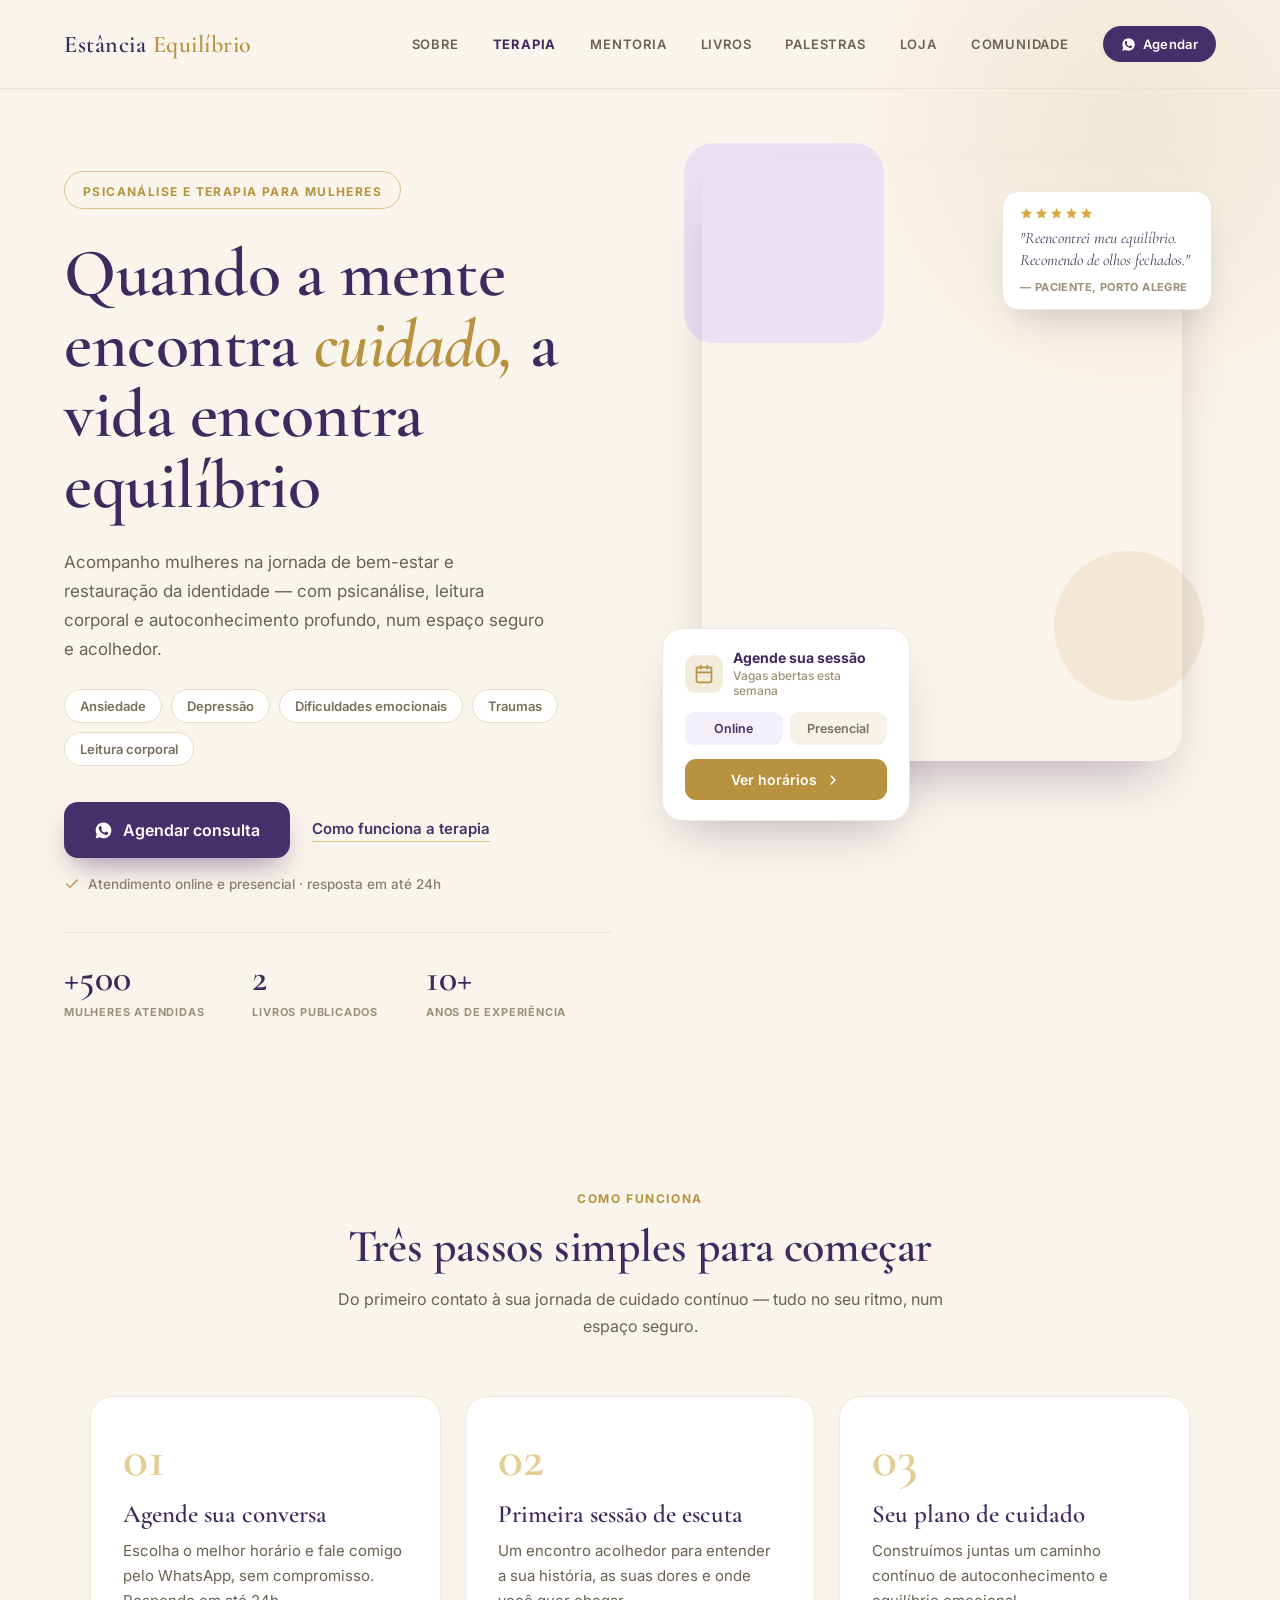
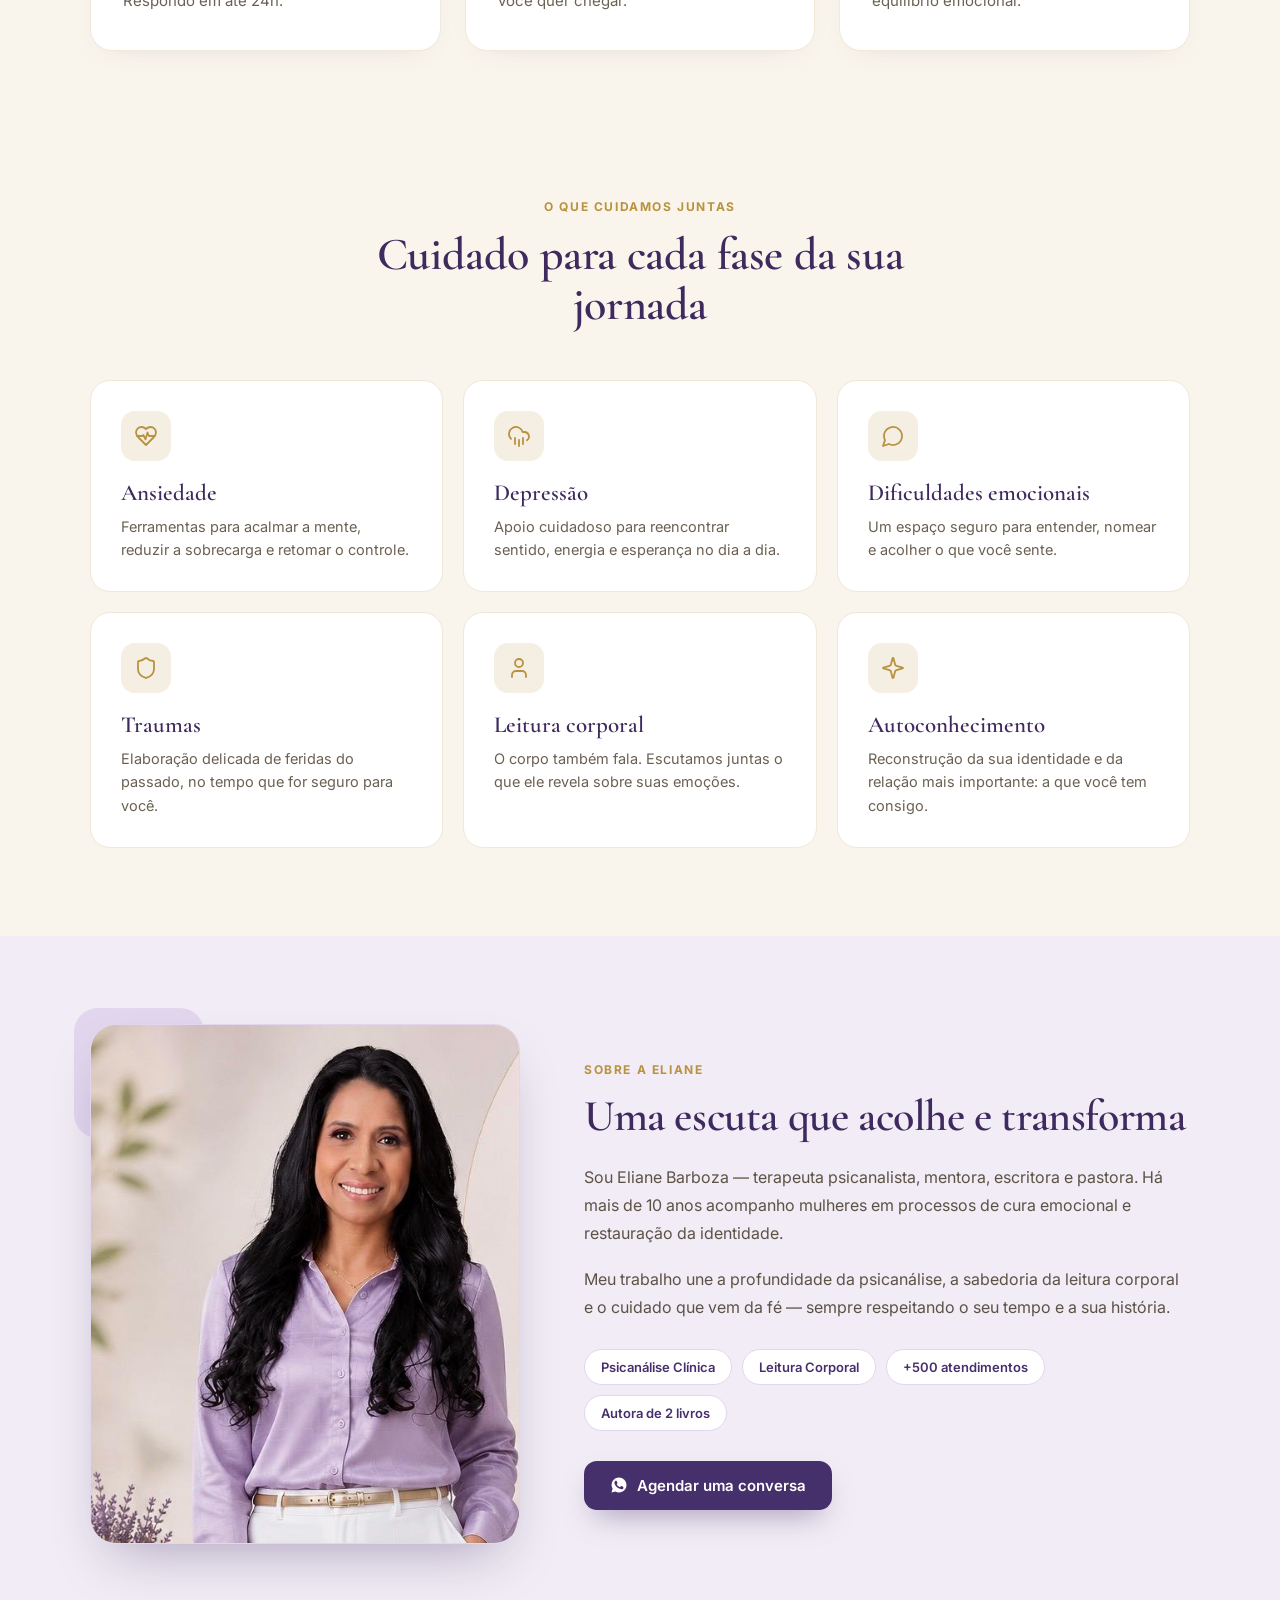
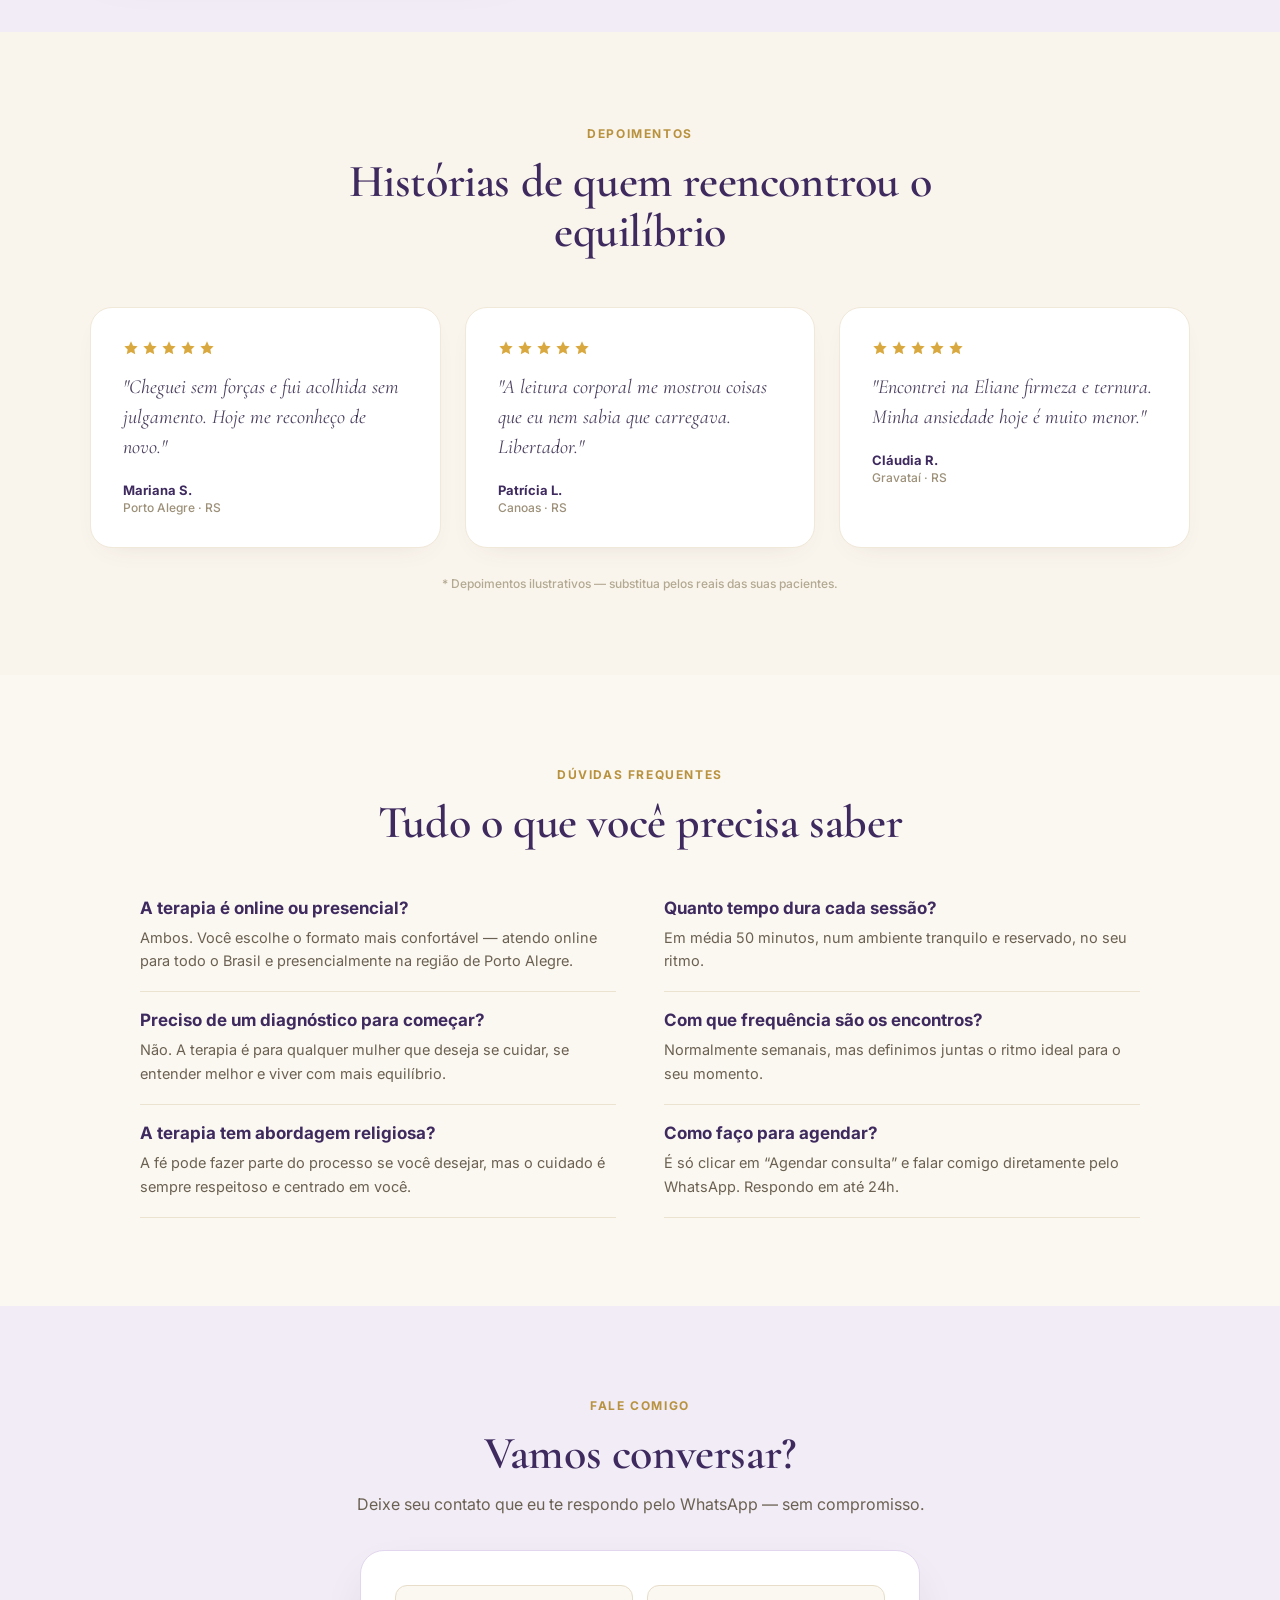
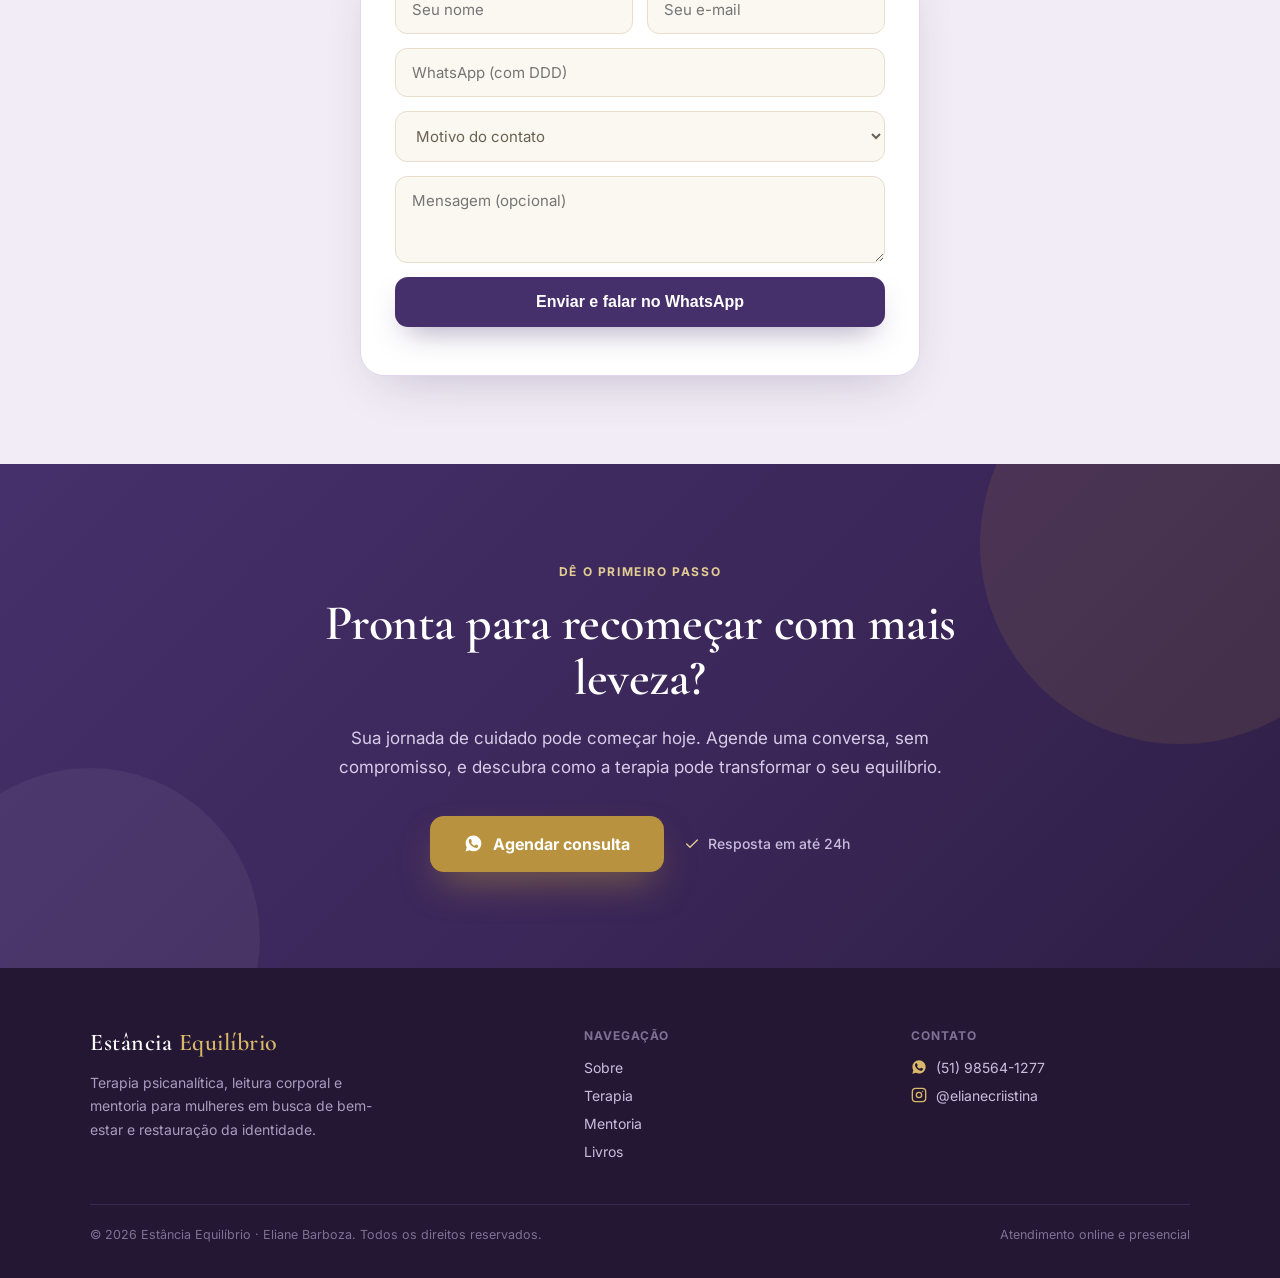
<file: index.html>
<!DOCTYPE html>
<html><head><link rel="preconnect" href="https://fonts.googleapis.com"><link rel="preconnect" href="https://fonts.gstatic.com" crossorigin><link href="https://fonts.googleapis.com/css2?family=Cormorant+Garamond:ital,wght@0,400;0,500;0,600;0,700;1,400&family=Inter:wght@300;400;500;600;700;800;900&display=swap" rel="stylesheet">
<meta charset="utf-8">
<meta name="viewport" content="width=device-width, initial-scale=1">
<style id="eq-responsive">
@media (max-width:980px){
  nav{flex-wrap:wrap;gap:14px!important;padding:18px 20px!important;}
  nav>div{gap:14px!important;flex-wrap:wrap;justify-content:center;}
  [style*="grid-template-columns:1fr 1fr"]{grid-template-columns:1fr!important;gap:40px!important;}
  [style*="grid-template-columns:repeat(3,1fr)"]{grid-template-columns:1fr!important;}
  [style*="grid-template-columns:430px 1fr"]{grid-template-columns:1fr!important;gap:34px!important;}
  [style*="grid-template-columns:1.6fr 1fr 1fr"]{grid-template-columns:1fr!important;gap:28px!important;}
  section,[style*="padding:96px 64px"],[style*="padding:64px 64px"],[style*="padding:90px 64px"],[style*="padding:88px 64px"],footer{padding-left:22px!important;padding-right:22px!important;}
  [style*="padding:64px 64px 72px"]{padding:32px 22px 48px!important;}
  [style*="font-size:68px"]{font-size:38px!important;}
  [style*="font-size:50px"],[style*="font-size:46px"],[style*="font-size:44px"]{font-size:30px!important;}
  [style*="width:480px"]{width:100%!important;max-width:480px;margin:0 auto;}
  video[src*="hero-video"]{width:100%!important;height:auto!important;aspect-ratio:4/5;}
  img[src*="hero.jpg"]{width:100%!important;height:auto!important;}
  /* hero no celular: foto/video primeiro */
  [style*="align-items:flex-start;padding-top:8px"]{order:-1!important;margin-bottom:38px!important;}
  /* baloes visiveis SOBRE a foto, dentro da tela */
  [style*="left:-40px"]{left:auto!important;right:14px!important;width:200px!important;bottom:-34px!important;}
  [style*="top:30px;right:-30px"]{display:none!important;} /* esconde depoimento flutuante no mobile (cobria o rosto) */
  [style*="gap:48px;border-top"]{gap:24px!important;flex-wrap:wrap;}
}
</style>
</head>
<body>

<helmet>
<link rel="preconnect" href="https://fonts.googleapis.com">
<link rel="preconnect" href="https://fonts.gstatic.com" crossorigin="">
<style>/* cyrillic-ext */

/* cyrillic */

/* vietnamese */

/* latin-ext */

/* latin */

/* cyrillic-ext */

/* cyrillic */

/* vietnamese */

/* latin-ext */

/* latin */

/* cyrillic-ext */

/* cyrillic */

/* vietnamese */

/* latin-ext */

/* latin */

/* cyrillic-ext */

/* cyrillic */

/* vietnamese */

/* latin-ext */

/* latin */

/* cyrillic-ext */

/* cyrillic */

/* greek-ext */

/* greek */

/* vietnamese */

/* latin-ext */

/* latin */

/* cyrillic-ext */

/* cyrillic */

/* greek-ext */

/* greek */

/* vietnamese */

/* latin-ext */

/* latin */

/* cyrillic-ext */

/* cyrillic */

/* greek-ext */

/* greek */

/* vietnamese */

/* latin-ext */

/* latin */

/* cyrillic-ext */

/* cyrillic */

/* greek-ext */

/* greek */

/* vietnamese */

/* latin-ext */

/* latin */

</style>
<style>
  * { box-sizing: border-box; }
  body { margin: 0; }
  @keyframes eqFadeUp { from { opacity: 0; transform: translateY(26px); } to { opacity: 1; transform: translateY(0); } }
  @keyframes eqFadeIn { from { opacity: 0; } to { opacity: 1; } }
  @keyframes eqFloat { 0%,100% { transform: translateY(0); } 50% { transform: translateY(-12px); } }
  @keyframes eqFloatSlow { 0%,100% { transform: translateY(0); } 50% { transform: translateY(9px); } }
  @keyframes eqDrift { 0%,100% { transform: translate(0,0); } 50% { transform: translate(14px,-18px); } }
  @keyframes eqDriftB { 0%,100% { transform: translate(0,0); } 50% { transform: translate(-12px,14px); } }
  .eq-anim { opacity: 0; animation: eqFadeUp 0.9s cubic-bezier(.2,.7,.3,1) forwards; }
</style>
</helmet>



<div style="width:100%;max-width:1280px;margin:0 auto;background:#FAF5EC;font-family:Inter,system-ui,sans-serif;position:relative;overflow:hidden;">

  <!-- soft decorative wash -->
  <div style="position:absolute;top:-180px;right:-160px;width:620px;height:620px;border-radius:50%;background:radial-gradient(circle,#F0E7D4 0%,rgba(240,231,212,0) 70%);pointer-events:none;"></div>

  <!-- nav -->
  <nav style="position:relative;display:flex;align-items:center;justify-content:space-between;padding:26px 64px;border-bottom:1px solid #EBE2D2;">
    <span style="font-family:'Cormorant Garamond',serif;font-size:24px;font-weight:600;color:#3E2A5E;letter-spacing:0.5px;">Estância <span style="color:#B8923F;">Equilíbrio</span></span>
    <div style="display:flex;align-items:center;gap:34px;">
      <a href="#sobre" style="font-size:13px;font-weight:600;letter-spacing:0.8px;color:#6B6152;text-decoration:none;">SOBRE</a>
      <a href="#servicos" style="font-size:13px;font-weight:700;letter-spacing:0.8px;color:#3E2A5E;text-decoration:none;">TERAPIA</a>
      <a href="/mentoria.html" style="font-size:13px;font-weight:600;letter-spacing:0.8px;color:#6B6152;text-decoration:none;">MENTORIA</a>
      <a href="/livros.html" style="font-size:13px;font-weight:600;letter-spacing:0.8px;color:#6B6152;text-decoration:none;">LIVROS</a>
      <a href="#contato" style="font-size:13px;font-weight:600;letter-spacing:0.8px;color:#6B6152;text-decoration:none;">PALESTRAS</a>
      <a href="/loja.html" style="font-size:13px;font-weight:600;letter-spacing:0.8px;color:#6B6152;text-decoration:none;">LOJA</a>
      <a href="/comunidade.html" style="font-size:13px;font-weight:600;letter-spacing:0.8px;color:#6B6152;text-decoration:none;">COMUNIDADE</a>
      <a href="https://wa.me/5551985641277?text=Ol%C3%A1!%20Gostaria%20de%20agendar%20uma%20conversa%20de%20terapia." style="display:flex;align-items:center;gap:7px;background:#46306B;color:#fff;font-size:13px;font-weight:600;letter-spacing:0.3px;padding:10px 18px;border-radius:999px;text-decoration:none;">
        <svg width="15" height="15" viewBox="0 0 24 24" fill="currentColor"><path d="M12.04 2C6.58 2 2.13 6.45 2.13 11.91c0 1.75.46 3.45 1.32 4.95L2 22l5.25-1.38a9.9 9.9 0 0 0 4.79 1.22h.01c5.46 0 9.91-4.45 9.91-9.91 0-2.65-1.03-5.14-2.9-7.01A9.82 9.82 0 0 0 12.04 2Zm5.8 14.18c-.25.7-1.44 1.33-1.99 1.38-.51.05-1.16.07-1.87-.12-.43-.13-.99-.31-1.7-.62-2.99-1.29-4.94-4.3-5.09-4.5-.15-.2-1.22-1.62-1.22-3.09 0-1.47.77-2.19 1.04-2.49.27-.3.59-.37.79-.37.2 0 .39.002.56.01.18.008.42-.07.66.5.25.59.84 2.04.91 2.19.07.15.12.32.02.52-.1.2-.15.32-.3.5-.15.18-.31.39-.44.52-.15.15-.3.31-.13.6.17.3.76 1.25 1.63 2.02 1.12.99 2.06 1.3 2.36 1.45.3.15.47.12.64-.07.17-.2.74-.86.94-1.16.2-.3.4-.25.66-.15.27.1 1.71.81 2 .96.3.15.5.22.57.34.07.12.07.7-.18 1.4Z"></path></svg>
        Agendar
      </a>
    </div>
  </nav>

  <!-- hero -->
  <div style="position:relative;display:grid;grid-template-columns:1fr 1fr;gap:56px;padding:64px 64px 72px;max-width:1440px;">

    <!-- left -->
    <div style="padding-top:18px;">
      <div style="display:inline-block;border:1px solid #D9C28A;border-radius:999px;padding:8px 18px;margin-bottom:30px;">
        <span style="font-size:12px;font-weight:700;letter-spacing:1.4px;color:#B8923F;">PSICANÁLISE E TERAPIA PARA MULHERES</span>
      </div>

      <h1 style="font-family:'Cormorant Garamond',serif;font-size:68px;line-height:1.04;font-weight:600;color:#3E2A5E;margin:0 0 26px;letter-spacing:-0.5px;">
        Quando a mente encontra <span style="font-style:italic;color:#B8923F;">cuidado,</span> a vida encontra equilíbrio
      </h1>

      <p style="font-size:17px;line-height:1.7;color:#6B6152;margin:0 0 26px;max-width:480px;font-weight:400;">
        Acompanho mulheres na jornada de bem-estar e restauração da identidade — com psicanálise, leitura corporal e autoconhecimento profundo, num espaço seguro e acolhedor.
      </p>

      <!-- service chips (pulled out of the image) -->
      <div style="display:flex;flex-wrap:wrap;gap:9px;margin-bottom:36px;max-width:500px;">
        <span style="font-size:13px;font-weight:600;color:#7A6E5C;background:#fff;border:1px solid #E7DDC9;border-radius:999px;padding:8px 15px;">Ansiedade</span>
        <span style="font-size:13px;font-weight:600;color:#7A6E5C;background:#fff;border:1px solid #E7DDC9;border-radius:999px;padding:8px 15px;">Depressão</span>
        <span style="font-size:13px;font-weight:600;color:#7A6E5C;background:#fff;border:1px solid #E7DDC9;border-radius:999px;padding:8px 15px;">Dificuldades emocionais</span>
        <span style="font-size:13px;font-weight:600;color:#7A6E5C;background:#fff;border:1px solid #E7DDC9;border-radius:999px;padding:8px 15px;">Traumas</span>
        <span style="font-size:13px;font-weight:600;color:#7A6E5C;background:#fff;border:1px solid #E7DDC9;border-radius:999px;padding:8px 15px;">Leitura corporal</span>
      </div>

      <!-- CTA -->
      <div style="display:flex;align-items:center;gap:22px;margin-bottom:18px;">
        <a href="https://wa.me/5551985641277?text=Ol%C3%A1!%20Gostaria%20de%20agendar%20uma%20conversa%20de%20terapia." style="display:flex;align-items:center;gap:10px;background:#46306B;color:#fff;font-size:16px;font-weight:600;padding:18px 30px;border-radius:14px;text-decoration:none;box-shadow:0 14px 30px -10px rgba(70,48,107,0.55);">
          <svg width="19" height="19" viewBox="0 0 24 24" fill="currentColor"><path d="M12.04 2C6.58 2 2.13 6.45 2.13 11.91c0 1.75.46 3.45 1.32 4.95L2 22l5.25-1.38a9.9 9.9 0 0 0 4.79 1.22h.01c5.46 0 9.91-4.45 9.91-9.91 0-2.65-1.03-5.14-2.9-7.01A9.82 9.82 0 0 0 12.04 2Zm5.8 14.18c-.25.7-1.44 1.33-1.99 1.38-.51.05-1.16.07-1.87-.12-.43-.13-.99-.31-1.7-.62-2.99-1.29-4.94-4.3-5.09-4.5-.15-.2-1.22-1.62-1.22-3.09 0-1.47.77-2.19 1.04-2.49.27-.3.59-.37.79-.37.2 0 .39.002.56.01.18.008.42-.07.66.5.25.59.84 2.04.91 2.19.07.15.12.32.02.52-.1.2-.15.32-.3.5-.15.18-.31.39-.44.52-.15.15-.3.31-.13.6.17.3.76 1.25 1.63 2.02 1.12.99 2.06 1.3 2.36 1.45.3.15.47.12.64-.07.17-.2.74-.86.94-1.16.2-.3.4-.25.66-.15.27.1 1.71.81 2 .96.3.15.5.22.57.34.07.12.07.7-.18 1.4Z"></path></svg>
          Agendar consulta
        </a>
        <a href="#como-funciona" style="font-size:15px;font-weight:600;color:#46306B;text-decoration:none;border-bottom:1.5px solid #D9C28A;padding-bottom:3px;">Como funciona a terapia</a>
      </div>
      <p style="display:flex;align-items:center;gap:8px;font-size:13.5px;color:#8A7F6D;font-weight:500;margin:0 0 40px;">
        <svg width="16" height="16" viewBox="0 0 24 24" fill="none" stroke="#B8923F" stroke-width="2" stroke-linecap="round" stroke-linejoin="round"><path d="M20 6 9 17l-5-5"></path></svg>
        Atendimento online e presencial · resposta em até 24h
      </p>

      <!-- stats -->
      <div style="display:flex;gap:48px;border-top:1px solid #EBE2D2;padding-top:26px;">
        <div>
          <p style="font-family:'Cormorant Garamond',serif;font-size:38px;font-weight:600;color:#3E2A5E;margin:0;line-height:1;">+500</p>
          <p style="font-size:11px;font-weight:700;letter-spacing:0.8px;color:#9C9079;margin:8px 0 0;">MULHERES ATENDIDAS</p>
        </div>
        <div>
          <p style="font-family:'Cormorant Garamond',serif;font-size:38px;font-weight:600;color:#3E2A5E;margin:0;line-height:1;">2</p>
          <p style="font-size:11px;font-weight:700;letter-spacing:0.8px;color:#9C9079;margin:8px 0 0;">LIVROS PUBLICADOS</p>
        </div>
        <div>
          <p style="font-family:'Cormorant Garamond',serif;font-size:38px;font-weight:600;color:#3E2A5E;margin:0;line-height:1;">10+</p>
          <p style="font-size:11px;font-weight:700;letter-spacing:0.8px;color:#9C9079;margin:8px 0 0;">ANOS DE EXPERIÊNCIA</p>
        </div>
      </div>
    </div>

    <!-- right: clean portrait + booking card -->
    <div style="position:relative;display:flex;justify-content:center;align-items:flex-start;padding-top:8px;">
      <div style="position:relative;width:480px;">
        <!-- lavender accent behind -->
        <div style="position:absolute;-top:18px;top:-18px;left:-18px;width:200px;height:200px;border-radius:30px;background:#E9E2F2;z-index:0;animation:eqDrift 11s ease-in-out infinite;"></div>
        <div style="position:absolute;bottom:60px;right:-22px;width:150px;height:150px;border-radius:50%;background:#F2E8D4;z-index:0;animation:eqDriftB 13s ease-in-out infinite;"></div>

        <video src="assets/hero-video.mp4" autoplay="" loop="" muted="" playsinline="" style="position:relative;z-index:1;width:480px;height:600px;border-radius:28px;object-fit:cover;box-shadow:0 30px 60px -24px rgba(62,42,94,0.4);display:block;"></video>

        <!-- floating booking card -->
        <div style="position:absolute;z-index:2;bottom:-60px;left:-40px;width:248px;background:#fff;border-radius:20px;padding:20px 22px;box-shadow:0 24px 50px -18px rgba(62,42,94,0.32);border:1px solid #F0E8D8;animation:eqFloat 5.5s ease-in-out infinite;">
          <div style="display:flex;align-items:center;gap:10px;margin-bottom:14px;">
            <div style="width:38px;height:38px;border-radius:11px;background:#F2ECDC;display:flex;align-items:center;justify-content:center;color:#B8923F;">
              <svg width="20" height="20" viewBox="0 0 24 24" fill="none" stroke="currentColor" stroke-width="2" stroke-linecap="round" stroke-linejoin="round"><path d="M8 2v4"></path><path d="M16 2v4"></path><rect width="18" height="18" x="3" y="4" rx="2"></rect><path d="M3 10h18"></path></svg>
            </div>
            <div>
              <p style="font-size:14px;font-weight:700;color:#3E2A5E;margin:0;">Agende sua sessão</p>
              <p style="font-size:12px;color:#9C9079;margin:2px 0 0;font-weight:500;">Vagas abertas esta semana</p>
            </div>
          </div>
          <div style="display:flex;gap:7px;margin-bottom:14px;">
            <span style="flex:1;text-align:center;font-size:12.5px;font-weight:600;color:#46306B;background:#F4F0FA;border-radius:9px;padding:9px 0;">Online</span>
            <span style="flex:1;text-align:center;font-size:12.5px;font-weight:600;color:#7A6E5C;background:#F7F2E8;border-radius:9px;padding:9px 0;">Presencial</span>
          </div>
          <a href="https://wa.me/5551985641277?text=Ol%C3%A1!%20Gostaria%20de%20agendar%20uma%20conversa%20de%20terapia." style="display:flex;align-items:center;justify-content:center;gap:8px;background:#B8923F;color:#fff;font-size:14px;font-weight:600;padding:12px;border-radius:11px;text-decoration:none;">
            Ver horários
            <svg width="16" height="16" viewBox="0 0 24 24" fill="none" stroke="currentColor" stroke-width="2.2" stroke-linecap="round" stroke-linejoin="round"><path d="m9 18 6-6-6-6"></path></svg>
          </a>
        </div>

        <!-- testimonial chip -->
        <div style="position:absolute;z-index:2;top:30px;right:-30px;width:210px;background:#fff;border-radius:16px;padding:15px 17px;box-shadow:0 18px 40px -16px rgba(62,42,94,0.28);border:1px solid #F0E8D8;animation:eqFloatSlow 6.5s ease-in-out infinite;">
          <div style="display:flex;gap:2px;margin-bottom:8px;color:#D9A93F;">
            <svg width="13" height="13" viewBox="0 0 24 24" fill="currentColor"><path d="m12 2 3 6.5 7 .9-5 4.9 1.3 7L12 18l-6.3 3.3L7 14.3 2 9.4l7-.9z"></path></svg>
            <svg width="13" height="13" viewBox="0 0 24 24" fill="currentColor"><path d="m12 2 3 6.5 7 .9-5 4.9 1.3 7L12 18l-6.3 3.3L7 14.3 2 9.4l7-.9z"></path></svg>
            <svg width="13" height="13" viewBox="0 0 24 24" fill="currentColor"><path d="m12 2 3 6.5 7 .9-5 4.9 1.3 7L12 18l-6.3 3.3L7 14.3 2 9.4l7-.9z"></path></svg>
            <svg width="13" height="13" viewBox="0 0 24 24" fill="currentColor"><path d="m12 2 3 6.5 7 .9-5 4.9 1.3 7L12 18l-6.3 3.3L7 14.3 2 9.4l7-.9z"></path></svg>
            <svg width="13" height="13" viewBox="0 0 24 24" fill="currentColor"><path d="m12 2 3 6.5 7 .9-5 4.9 1.3 7L12 18l-6.3 3.3L7 14.3 2 9.4l7-.9z"></path></svg>
          </div>
          <p style="font-family:'Cormorant Garamond',serif;font-style:italic;font-size:16px;line-height:1.35;color:#4A3F5E;margin:0;">"Reencontrei meu equilíbrio. Recomendo de olhos fechados."</p>
          <p style="font-size:11px;font-weight:700;color:#9C9079;margin:9px 0 0;letter-spacing:0.4px;">— PACIENTE, PORTO ALEGRE</p>
        </div>
      </div>
    </div>

  </div>

  <!-- ===================== COMO FUNCIONA ===================== -->
  <section style="position:relative;padding:96px 64px 80px;" id="como-funciona">
    <div style="text-align:center;max-width:620px;margin:0 auto 56px;">
      <span style="font-size:12px;font-weight:700;letter-spacing:1.6px;color:#B8923F;">COMO FUNCIONA</span>
      <h2 style="font-family:'Cormorant Garamond',serif;font-size:46px;font-weight:600;color:#3E2A5E;margin:14px 0 14px;letter-spacing:-0.4px;line-height:1.1;">Três passos simples para começar</h2>
      <p style="font-size:16px;line-height:1.7;color:#6B6152;margin:0;">Do primeiro contato à sua jornada de cuidado contínuo — tudo no seu ritmo, num espaço seguro.</p>
    </div>
    <div style="display:grid;grid-template-columns:repeat(3,1fr);gap:24px;max-width:1100px;margin:0 auto;">
      <div style="background:#fff;border:1px solid #F0E8D8;border-radius:22px;padding:36px 32px;box-shadow:0 10px 30px -18px rgba(62,42,94,0.18);">
        <p style="font-family:'Cormorant Garamond',serif;font-size:52px;font-weight:600;color:#E3CD93;margin:0 0 14px;line-height:1;">01</p>
        <h3 style="font-family:'Cormorant Garamond',serif;font-size:25px;font-weight:600;color:#3E2A5E;margin:0 0 10px;">Agende sua conversa</h3>
        <p style="font-size:15px;line-height:1.65;color:#6B6152;margin:0;">Escolha o melhor horário e fale comigo pelo WhatsApp, sem compromisso. Respondo em até 24h.</p>
      </div>
      <div style="background:#fff;border:1px solid #F0E8D8;border-radius:22px;padding:36px 32px;box-shadow:0 10px 30px -18px rgba(62,42,94,0.18);">
        <p style="font-family:'Cormorant Garamond',serif;font-size:52px;font-weight:600;color:#E3CD93;margin:0 0 14px;line-height:1;">02</p>
        <h3 style="font-family:'Cormorant Garamond',serif;font-size:25px;font-weight:600;color:#3E2A5E;margin:0 0 10px;">Primeira sessão de escuta</h3>
        <p style="font-size:15px;line-height:1.65;color:#6B6152;margin:0;">Um encontro acolhedor para entender a sua história, as suas dores e onde você quer chegar.</p>
      </div>
      <div style="background:#fff;border:1px solid #F0E8D8;border-radius:22px;padding:36px 32px;box-shadow:0 10px 30px -18px rgba(62,42,94,0.18);">
        <p style="font-family:'Cormorant Garamond',serif;font-size:52px;font-weight:600;color:#E3CD93;margin:0 0 14px;line-height:1;">03</p>
        <h3 style="font-family:'Cormorant Garamond',serif;font-size:25px;font-weight:600;color:#3E2A5E;margin:0 0 10px;">Seu plano de cuidado</h3>
        <p style="font-size:15px;line-height:1.65;color:#6B6152;margin:0;">Construímos juntas um caminho contínuo de autoconhecimento e equilíbrio emocional.</p>
      </div>
    </div>
  </section>

  <!-- ===================== SERVIÇOS ===================== -->
  <section style="position:relative;padding:64px 64px 88px;" id="servicos">
    <div style="text-align:center;max-width:620px;margin:0 auto 50px;">
      <span style="font-size:12px;font-weight:700;letter-spacing:1.6px;color:#B8923F;">O QUE CUIDAMOS JUNTAS</span>
      <h2 style="font-family:'Cormorant Garamond',serif;font-size:46px;font-weight:600;color:#3E2A5E;margin:14px 0 0;letter-spacing:-0.4px;line-height:1.1;">Cuidado para cada fase da sua jornada</h2>
    </div>
    <div style="display:grid;grid-template-columns:repeat(3,1fr);gap:20px;max-width:1100px;margin:0 auto;">
      <div style="background:#fff;border:1px solid #F0E8D8;border-radius:20px;padding:30px;">
        <div style="width:50px;height:50px;border-radius:14px;background:#F4EFE2;display:flex;align-items:center;justify-content:center;color:#B8923F;margin-bottom:18px;">
          <svg width="24" height="24" viewBox="0 0 24 24" fill="none" stroke="currentColor" stroke-width="1.8" stroke-linecap="round" stroke-linejoin="round"><path d="M19 14c1.49-1.46 3-3.21 3-5.5A5.5 5.5 0 0 0 16.5 3c-1.76 0-3 .5-4.5 2-1.5-1.5-2.74-2-4.5-2A5.5 5.5 0 0 0 2 8.5c0 2.29 1.51 4.04 3 5.5l7 7Z"></path><path d="M3.2 12H9l.5-1 2 4.5 2-7 1.5 3.5h5.3"></path></svg>
        </div>
        <h3 style="font-family:'Cormorant Garamond',serif;font-size:23px;font-weight:600;color:#3E2A5E;margin:0 0 8px;">Ansiedade</h3>
        <p style="font-size:14.5px;line-height:1.6;color:#6B6152;margin:0;">Ferramentas para acalmar a mente, reduzir a sobrecarga e retomar o controle.</p>
      </div>
      <div style="background:#fff;border:1px solid #F0E8D8;border-radius:20px;padding:30px;">
        <div style="width:50px;height:50px;border-radius:14px;background:#F4EFE2;display:flex;align-items:center;justify-content:center;color:#B8923F;margin-bottom:18px;">
          <svg width="24" height="24" viewBox="0 0 24 24" fill="none" stroke="currentColor" stroke-width="1.8" stroke-linecap="round" stroke-linejoin="round"><path d="M4 14.899A7 7 0 1 1 15.71 8h1.79a4.5 4.5 0 0 1 2.5 8.242"></path><path d="M16 14v6"></path><path d="M8 14v6"></path><path d="M12 16v6"></path></svg>
        </div>
        <h3 style="font-family:'Cormorant Garamond',serif;font-size:23px;font-weight:600;color:#3E2A5E;margin:0 0 8px;">Depressão</h3>
        <p style="font-size:14.5px;line-height:1.6;color:#6B6152;margin:0;">Apoio cuidadoso para reencontrar sentido, energia e esperança no dia a dia.</p>
      </div>
      <div style="background:#fff;border:1px solid #F0E8D8;border-radius:20px;padding:30px;">
        <div style="width:50px;height:50px;border-radius:14px;background:#F4EFE2;display:flex;align-items:center;justify-content:center;color:#B8923F;margin-bottom:18px;">
          <svg width="24" height="24" viewBox="0 0 24 24" fill="none" stroke="currentColor" stroke-width="1.8" stroke-linecap="round" stroke-linejoin="round"><path d="M7.9 20A9 9 0 1 0 4 16.1L2 22Z"></path></svg>
        </div>
        <h3 style="font-family:'Cormorant Garamond',serif;font-size:23px;font-weight:600;color:#3E2A5E;margin:0 0 8px;">Dificuldades emocionais</h3>
        <p style="font-size:14.5px;line-height:1.6;color:#6B6152;margin:0;">Um espaço seguro para entender, nomear e acolher o que você sente.</p>
      </div>
      <div style="background:#fff;border:1px solid #F0E8D8;border-radius:20px;padding:30px;">
        <div style="width:50px;height:50px;border-radius:14px;background:#F4EFE2;display:flex;align-items:center;justify-content:center;color:#B8923F;margin-bottom:18px;">
          <svg width="24" height="24" viewBox="0 0 24 24" fill="none" stroke="currentColor" stroke-width="1.8" stroke-linecap="round" stroke-linejoin="round"><path d="M20 13c0 5-3.5 7.5-7.66 8.95a1 1 0 0 1-.67-.01C7.5 20.5 4 18 4 13V6a1 1 0 0 1 1-1c2 0 4.5-1.2 6.24-2.72a1.17 1.17 0 0 1 1.52 0C14.51 3.81 17 5 19 5a1 1 0 0 1 1 1Z"></path></svg>
        </div>
        <h3 style="font-family:'Cormorant Garamond',serif;font-size:23px;font-weight:600;color:#3E2A5E;margin:0 0 8px;">Traumas</h3>
        <p style="font-size:14.5px;line-height:1.6;color:#6B6152;margin:0;">Elaboração delicada de feridas do passado, no tempo que for seguro para você.</p>
      </div>
      <div style="background:#fff;border:1px solid #F0E8D8;border-radius:20px;padding:30px;">
        <div style="width:50px;height:50px;border-radius:14px;background:#F4EFE2;display:flex;align-items:center;justify-content:center;color:#B8923F;margin-bottom:18px;">
          <svg width="24" height="24" viewBox="0 0 24 24" fill="none" stroke="currentColor" stroke-width="1.8" stroke-linecap="round" stroke-linejoin="round"><path d="M19 21v-2a4 4 0 0 0-4-4H9a4 4 0 0 0-4 4v2"></path><circle cx="12" cy="7" r="4"></circle></svg>
        </div>
        <h3 style="font-family:'Cormorant Garamond',serif;font-size:23px;font-weight:600;color:#3E2A5E;margin:0 0 8px;">Leitura corporal</h3>
        <p style="font-size:14.5px;line-height:1.6;color:#6B6152;margin:0;">O corpo também fala. Escutamos juntas o que ele revela sobre suas emoções.</p>
      </div>
      <div style="background:#fff;border:1px solid #F0E8D8;border-radius:20px;padding:30px;">
        <div style="width:50px;height:50px;border-radius:14px;background:#F4EFE2;display:flex;align-items:center;justify-content:center;color:#B8923F;margin-bottom:18px;">
          <svg width="24" height="24" viewBox="0 0 24 24" fill="none" stroke="currentColor" stroke-width="1.8" stroke-linecap="round" stroke-linejoin="round"><path d="M9.937 15.5A2 2 0 0 0 8.5 14.063l-6.135-1.582a.5.5 0 0 1 0-.962L8.5 9.936A2 2 0 0 0 9.937 8.5l1.582-6.135a.5.5 0 0 1 .963 0L14.063 8.5A2 2 0 0 0 15.5 9.937l6.135 1.581a.5.5 0 0 1 0 .964L15.5 14.063a2 2 0 0 0-1.437 1.437l-1.582 6.135a.5.5 0 0 1-.963 0z"></path></svg>
        </div>
        <h3 style="font-family:'Cormorant Garamond',serif;font-size:23px;font-weight:600;color:#3E2A5E;margin:0 0 8px;">Autoconhecimento</h3>
        <p style="font-size:14.5px;line-height:1.6;color:#6B6152;margin:0;">Reconstrução da sua identidade e da relação mais importante: a que você tem consigo.</p>
      </div>
    </div>
  </section>

  <!-- ===================== SOBRE ===================== -->
  <section style="position:relative;background:#F1ECF5;padding:88px 64px;" id="sobre">
    <div style="display:grid;grid-template-columns:430px 1fr;gap:64px;max-width:1100px;margin:0 auto;align-items:center;">
      <div style="position:relative;">
        <div style="position:absolute;top:-16px;left:-16px;width:130px;height:130px;border-radius:24px;background:#E2D6EE;z-index:0;"></div>
        <img src="assets/hero.jpg" alt="Eliane Barboza" style="position:relative;z-index:1;width:430px;height:520px;border-radius:26px;object-fit:cover;object-position:50% 12%;box-shadow:0 26px 56px -22px rgba(62,42,94,0.4);display:block;border:1px solid #E2D6EE;">

      </div>
      <div>
        <span style="font-size:12px;font-weight:700;letter-spacing:1.6px;color:#B8923F;">SOBRE A ELIANE</span>
        <h2 style="font-family:'Cormorant Garamond',serif;font-size:44px;font-weight:600;color:#3E2A5E;margin:14px 0 22px;letter-spacing:-0.4px;line-height:1.12;">Uma escuta que acolhe e transforma</h2>
        <p style="font-size:16px;line-height:1.75;color:#5C5346;margin:0 0 18px;">Sou Eliane Barboza — terapeuta psicanalista, mentora, escritora e pastora. Há mais de 10 anos acompanho mulheres em processos de cura emocional e restauração da identidade.</p>
        <p style="font-size:16px;line-height:1.75;color:#5C5346;margin:0 0 28px;">Meu trabalho une a profundidade da psicanálise, a sabedoria da leitura corporal e o cuidado que vem da fé — sempre respeitando o seu tempo e a sua história.</p>
        <div style="display:flex;flex-wrap:wrap;gap:10px;margin-bottom:30px;">
          <span style="font-size:13px;font-weight:600;color:#46306B;background:#fff;border:1px solid #E2D6EE;border-radius:999px;padding:9px 16px;">Psicanálise Clínica</span>
          <span style="font-size:13px;font-weight:600;color:#46306B;background:#fff;border:1px solid #E2D6EE;border-radius:999px;padding:9px 16px;">Leitura Corporal</span>
          <span style="font-size:13px;font-weight:600;color:#46306B;background:#fff;border:1px solid #E2D6EE;border-radius:999px;padding:9px 16px;">+500 atendimentos</span>
          <span style="font-size:13px;font-weight:600;color:#46306B;background:#fff;border:1px solid #E2D6EE;border-radius:999px;padding:9px 16px;">Autora de 2 livros</span>
        </div>
        <a href="https://wa.me/5551985641277?text=Ol%C3%A1!%20Gostaria%20de%20agendar%20uma%20conversa%20de%20terapia." style="display:inline-flex;align-items:center;gap:9px;background:#46306B;color:#fff;font-size:15px;font-weight:600;padding:15px 26px;border-radius:13px;text-decoration:none;box-shadow:0 14px 30px -12px rgba(70,48,107,0.5);">
          <svg width="18" height="18" viewBox="0 0 24 24" fill="currentColor"><path d="M12.04 2C6.58 2 2.13 6.45 2.13 11.91c0 1.75.46 3.45 1.32 4.95L2 22l5.25-1.38a9.9 9.9 0 0 0 4.79 1.22h.01c5.46 0 9.91-4.45 9.91-9.91 0-2.65-1.03-5.14-2.9-7.01A9.82 9.82 0 0 0 12.04 2Zm5.8 14.18c-.25.7-1.44 1.33-1.99 1.38-.51.05-1.16.07-1.87-.12-.43-.13-.99-.31-1.7-.62-2.99-1.29-4.94-4.3-5.09-4.5-.15-.2-1.22-1.62-1.22-3.09 0-1.47.77-2.19 1.04-2.49.27-.3.59-.37.79-.37.2 0 .39.002.56.01.18.008.42-.07.66.5.25.59.84 2.04.91 2.19.07.15.12.32.02.52-.1.2-.15.32-.3.5-.15.18-.31.39-.44.52-.15.15-.3.31-.13.6.17.3.76 1.25 1.63 2.02 1.12.99 2.06 1.3 2.36 1.45.3.15.47.12.64-.07.17-.2.74-.86.94-1.16.2-.3.4-.25.66-.15.27.1 1.71.81 2 .96.3.15.5.22.57.34.07.12.07.7-.18 1.4Z"></path></svg>
          Agendar uma conversa
        </a>
      </div>
    </div>
  </section>

  <!-- ===================== DEPOIMENTOS ===================== -->
  <section style="position:relative;padding:90px 64px 84px;" id="depoimentos">
    <div style="text-align:center;max-width:620px;margin:0 auto 50px;">
      <span style="font-size:12px;font-weight:700;letter-spacing:1.6px;color:#B8923F;">DEPOIMENTOS</span>
      <h2 style="font-family:'Cormorant Garamond',serif;font-size:46px;font-weight:600;color:#3E2A5E;margin:14px 0 0;letter-spacing:-0.4px;line-height:1.1;">Histórias de quem reencontrou o equilíbrio</h2>
    </div>
    <div style="display:grid;grid-template-columns:repeat(3,1fr);gap:24px;max-width:1100px;margin:0 auto;">
      <div style="background:#fff;border:1px solid #F0E8D8;border-radius:22px;padding:32px;box-shadow:0 10px 30px -18px rgba(62,42,94,0.16);">
        <div style="display:flex;gap:3px;margin-bottom:16px;color:#D9A93F;">
          <svg width="16" height="16" viewBox="0 0 24 24" fill="currentColor"><path d="m12 2 3 6.5 7 .9-5 4.9 1.3 7L12 18l-6.3 3.3L7 14.3 2 9.4l7-.9z"></path></svg><svg width="16" height="16" viewBox="0 0 24 24" fill="currentColor"><path d="m12 2 3 6.5 7 .9-5 4.9 1.3 7L12 18l-6.3 3.3L7 14.3 2 9.4l7-.9z"></path></svg><svg width="16" height="16" viewBox="0 0 24 24" fill="currentColor"><path d="m12 2 3 6.5 7 .9-5 4.9 1.3 7L12 18l-6.3 3.3L7 14.3 2 9.4l7-.9z"></path></svg><svg width="16" height="16" viewBox="0 0 24 24" fill="currentColor"><path d="m12 2 3 6.5 7 .9-5 4.9 1.3 7L12 18l-6.3 3.3L7 14.3 2 9.4l7-.9z"></path></svg><svg width="16" height="16" viewBox="0 0 24 24" fill="currentColor"><path d="m12 2 3 6.5 7 .9-5 4.9 1.3 7L12 18l-6.3 3.3L7 14.3 2 9.4l7-.9z"></path></svg>
        </div>
        <p style="font-family:'Cormorant Garamond',serif;font-style:italic;font-size:20px;line-height:1.5;color:#4A3F5E;margin:0 0 20px;">"Cheguei sem forças e fui acolhida sem julgamento. Hoje me reconheço de novo."</p>
        <p style="font-size:13px;font-weight:700;color:#3E2A5E;margin:0;">Mariana S.</p>
        <p style="font-size:12px;color:#9C9079;margin:2px 0 0;font-weight:500;">Porto Alegre · RS</p>
      </div>
      <div style="background:#fff;border:1px solid #F0E8D8;border-radius:22px;padding:32px;box-shadow:0 10px 30px -18px rgba(62,42,94,0.16);">
        <div style="display:flex;gap:3px;margin-bottom:16px;color:#D9A93F;">
          <svg width="16" height="16" viewBox="0 0 24 24" fill="currentColor"><path d="m12 2 3 6.5 7 .9-5 4.9 1.3 7L12 18l-6.3 3.3L7 14.3 2 9.4l7-.9z"></path></svg><svg width="16" height="16" viewBox="0 0 24 24" fill="currentColor"><path d="m12 2 3 6.5 7 .9-5 4.9 1.3 7L12 18l-6.3 3.3L7 14.3 2 9.4l7-.9z"></path></svg><svg width="16" height="16" viewBox="0 0 24 24" fill="currentColor"><path d="m12 2 3 6.5 7 .9-5 4.9 1.3 7L12 18l-6.3 3.3L7 14.3 2 9.4l7-.9z"></path></svg><svg width="16" height="16" viewBox="0 0 24 24" fill="currentColor"><path d="m12 2 3 6.5 7 .9-5 4.9 1.3 7L12 18l-6.3 3.3L7 14.3 2 9.4l7-.9z"></path></svg><svg width="16" height="16" viewBox="0 0 24 24" fill="currentColor"><path d="m12 2 3 6.5 7 .9-5 4.9 1.3 7L12 18l-6.3 3.3L7 14.3 2 9.4l7-.9z"></path></svg>
        </div>
        <p style="font-family:'Cormorant Garamond',serif;font-style:italic;font-size:20px;line-height:1.5;color:#4A3F5E;margin:0 0 20px;">"A leitura corporal me mostrou coisas que eu nem sabia que carregava. Libertador."</p>
        <p style="font-size:13px;font-weight:700;color:#3E2A5E;margin:0;">Patrícia L.</p>
        <p style="font-size:12px;color:#9C9079;margin:2px 0 0;font-weight:500;">Canoas · RS</p>
      </div>
      <div style="background:#fff;border:1px solid #F0E8D8;border-radius:22px;padding:32px;box-shadow:0 10px 30px -18px rgba(62,42,94,0.16);">
        <div style="display:flex;gap:3px;margin-bottom:16px;color:#D9A93F;">
          <svg width="16" height="16" viewBox="0 0 24 24" fill="currentColor"><path d="m12 2 3 6.5 7 .9-5 4.9 1.3 7L12 18l-6.3 3.3L7 14.3 2 9.4l7-.9z"></path></svg><svg width="16" height="16" viewBox="0 0 24 24" fill="currentColor"><path d="m12 2 3 6.5 7 .9-5 4.9 1.3 7L12 18l-6.3 3.3L7 14.3 2 9.4l7-.9z"></path></svg><svg width="16" height="16" viewBox="0 0 24 24" fill="currentColor"><path d="m12 2 3 6.5 7 .9-5 4.9 1.3 7L12 18l-6.3 3.3L7 14.3 2 9.4l7-.9z"></path></svg><svg width="16" height="16" viewBox="0 0 24 24" fill="currentColor"><path d="m12 2 3 6.5 7 .9-5 4.9 1.3 7L12 18l-6.3 3.3L7 14.3 2 9.4l7-.9z"></path></svg><svg width="16" height="16" viewBox="0 0 24 24" fill="currentColor"><path d="m12 2 3 6.5 7 .9-5 4.9 1.3 7L12 18l-6.3 3.3L7 14.3 2 9.4l7-.9z"></path></svg>
        </div>
        <p style="font-family:'Cormorant Garamond',serif;font-style:italic;font-size:20px;line-height:1.5;color:#4A3F5E;margin:0 0 20px;">"Encontrei na Eliane firmeza e ternura. Minha ansiedade hoje é muito menor."</p>
        <p style="font-size:13px;font-weight:700;color:#3E2A5E;margin:0;">Cláudia R.</p>
        <p style="font-size:12px;color:#9C9079;margin:2px 0 0;font-weight:500;">Gravataí · RS</p>
      </div>
    </div>
    <p style="text-align:center;font-size:12px;color:#B3A992;margin:28px 0 0;font-weight:500;">* Depoimentos ilustrativos — substitua pelos reais das suas pacientes.</p>
  </section>

  <!-- ===================== FAQ ===================== -->
  <section style="position:relative;background:#FBF8F1;padding:88px 64px;" id="faq">
    <div style="text-align:center;max-width:620px;margin:0 auto 50px;">
      <span style="font-size:12px;font-weight:700;letter-spacing:1.6px;color:#B8923F;">DÚVIDAS FREQUENTES</span>
      <h2 style="font-family:'Cormorant Garamond',serif;font-size:46px;font-weight:600;color:#3E2A5E;margin:14px 0 0;letter-spacing:-0.4px;line-height:1.1;">Tudo o que você precisa saber</h2>
    </div>
    <div style="display:grid;grid-template-columns:1fr 1fr;gap:18px 48px;max-width:1000px;margin:0 auto;">
      <div style="border-bottom:1px solid #ECE2D0;padding-bottom:18px;">
        <h3 style="font-size:17px;font-weight:700;color:#3E2A5E;margin:0 0 8px;">A terapia é online ou presencial?</h3>
        <p style="font-size:14.5px;line-height:1.65;color:#6B6152;margin:0;">Ambos. Você escolhe o formato mais confortável — atendo online para todo o Brasil e presencialmente na região de Porto Alegre.</p>
      </div>
      <div style="border-bottom:1px solid #ECE2D0;padding-bottom:18px;">
        <h3 style="font-size:17px;font-weight:700;color:#3E2A5E;margin:0 0 8px;">Quanto tempo dura cada sessão?</h3>
        <p style="font-size:14.5px;line-height:1.65;color:#6B6152;margin:0;">Em média 50 minutos, num ambiente tranquilo e reservado, no seu ritmo.</p>
      </div>
      <div style="border-bottom:1px solid #ECE2D0;padding-bottom:18px;">
        <h3 style="font-size:17px;font-weight:700;color:#3E2A5E;margin:0 0 8px;">Preciso de um diagnóstico para começar?</h3>
        <p style="font-size:14.5px;line-height:1.65;color:#6B6152;margin:0;">Não. A terapia é para qualquer mulher que deseja se cuidar, se entender melhor e viver com mais equilíbrio.</p>
      </div>
      <div style="border-bottom:1px solid #ECE2D0;padding-bottom:18px;">
        <h3 style="font-size:17px;font-weight:700;color:#3E2A5E;margin:0 0 8px;">Com que frequência são os encontros?</h3>
        <p style="font-size:14.5px;line-height:1.65;color:#6B6152;margin:0;">Normalmente semanais, mas definimos juntas o ritmo ideal para o seu momento.</p>
      </div>
      <div style="border-bottom:1px solid #ECE2D0;padding-bottom:18px;">
        <h3 style="font-size:17px;font-weight:700;color:#3E2A5E;margin:0 0 8px;">A terapia tem abordagem religiosa?</h3>
        <p style="font-size:14.5px;line-height:1.65;color:#6B6152;margin:0;">A fé pode fazer parte do processo se você desejar, mas o cuidado é sempre respeitoso e centrado em você.</p>
      </div>
      <div style="border-bottom:1px solid #ECE2D0;padding-bottom:18px;">
        <h3 style="font-size:17px;font-weight:700;color:#3E2A5E;margin:0 0 8px;">Como faço para agendar?</h3>
        <p style="font-size:14.5px;line-height:1.65;color:#6B6152;margin:0;">É só clicar em “Agendar consulta” e falar comigo diretamente pelo WhatsApp. Respondo em até 24h.</p>
      </div>
    </div>
  </section>

  <!-- ===================== CONTATO / LEAD ===================== -->
  <section id="contato" style="position:relative;background:#F1ECF5;padding:88px 64px;">
    <div style="max-width:640px;margin:0 auto 32px;text-align:center;">
      <span style="font-size:12px;font-weight:700;letter-spacing:1.6px;color:#B8923F;">FALE COMIGO</span>
      <h2 style="font-family:'Cormorant Garamond',serif;font-size:46px;font-weight:600;color:#3E2A5E;margin:14px 0 12px;letter-spacing:-0.4px;line-height:1.1;">Vamos conversar?</h2>
      <p style="font-size:16px;line-height:1.7;color:#6B6152;margin:0;">Deixe seu contato que eu te respondo pelo WhatsApp — sem compromisso.</p>
    </div>
    <form id="lead-form" style="max-width:560px;margin:0 auto;background:#fff;border:1px solid #E2D6EE;border-radius:24px;padding:34px;display:flex;flex-direction:column;gap:14px;box-shadow:0 20px 50px -24px rgba(62,42,94,0.3);">
      <div style="display:flex;gap:14px;flex-wrap:wrap;">
        <input id="lead-nome" placeholder="Seu nome" required style="flex:1;min-width:200px;border:1.5px solid #E7DDC9;border-radius:12px;padding:14px 16px;font-size:15px;font-family:inherit;color:#3E2A5E;outline:none;background:#FBF8F1;">
        <input id="lead-email" type="email" placeholder="Seu e-mail" style="flex:1;min-width:200px;border:1.5px solid #E7DDC9;border-radius:12px;padding:14px 16px;font-size:15px;font-family:inherit;color:#3E2A5E;outline:none;background:#FBF8F1;">
      </div>
      <input id="lead-tel" type="tel" placeholder="WhatsApp (com DDD)" required style="border:1.5px solid #E7DDC9;border-radius:12px;padding:14px 16px;font-size:15px;font-family:inherit;color:#3E2A5E;outline:none;background:#FBF8F1;">
      <select id="lead-motivo" style="border:1.5px solid #E7DDC9;border-radius:12px;padding:14px 16px;font-size:15px;font-family:inherit;color:#6B6152;outline:none;background:#FBF8F1;">
        <option value="">Motivo do contato</option>
        <option>Terapia / consulta</option>
        <option>Mentoria</option>
        <option>Palestra / evento</option>
        <option>Outro</option>
      </select>
      <textarea id="lead-msg" placeholder="Mensagem (opcional)" rows="3" style="border:1.5px solid #E7DDC9;border-radius:12px;padding:14px 16px;font-size:15px;font-family:inherit;color:#3E2A5E;outline:none;background:#FBF8F1;resize:vertical;"></textarea>
      <button type="submit" style="background:#46306B;color:#fff;font-size:16px;font-weight:600;padding:16px;border:none;border-radius:13px;cursor:pointer;box-shadow:0 14px 30px -12px rgba(70,48,107,0.5);">Enviar e falar no WhatsApp</button>
      <div id="lead-status" style="font-size:13.5px;text-align:center;color:#8A7F6D;"></div>
    </form>
  </section>
  <script>
  (function(){
    var SUPA="https://oardxsdiwaxmpomxhfls.supabase.co", ANON="eyJhbGciOiJIUzI1NiIsInR5cCI6IkpXVCJ9.eyJpc3MiOiJzdXBhYmFzZSIsInJlZiI6Im9hcmR4c2Rpd2F4bXBvbXhoZmxzIiwicm9sZSI6ImFub24iLCJpYXQiOjE3ODE0NTA3NTIsImV4cCI6MjA5NzAyNjc1Mn0.NHGfn4lrllDGzXqFCC2pWsXFcfKaF9T4hdW9lPiUmi0";
    var WA="5551985641277", NOTIFY="elianecrisbarboza@gmail.com";
    var f=document.getElementById("lead-form"); if(!f) return;
    function v(id){ var e=document.getElementById(id); return e?e.value.trim():""; }
    function st(t,c){ var s=document.getElementById("lead-status"); if(s){ s.textContent=t; s.style.color=c==="err"?"#b03a22":c==="ok"?"#1B7D44":"#8A7F6D"; } }
    f.addEventListener("submit", async function(e){
      e.preventDefault();
      var nome=v("lead-nome"), email=v("lead-email"), tel=v("lead-tel"), motivo=v("lead-motivo"), msg=v("lead-msg");
      if(!nome || !tel){ st("Preencha pelo menos nome e WhatsApp.","err"); return; }
      st("Enviando\u2026","");
      var lead={client_slug:"eliane",nome:nome,email:email,telefone:tel,motivo:motivo,mensagem:msg,origem:"site-contato"};
      try{ await fetch(SUPA+"/rest/v1/leads",{method:"POST",headers:{apikey:ANON,Authorization:"Bearer "+ANON,"Content-Type":"application/json",Prefer:"return=minimal"},body:JSON.stringify(lead)}); }catch(_){}
      try{ fetch("https://n8n.planopratico.shop/webhook/enviar-email",{method:"POST",headers:{"Content-Type":"application/json"},body:JSON.stringify({to:NOTIFY,subject:"\ud83c\udf3f Novo contato pelo site \u2014 "+nome,text:"Nome: "+nome+"\nEmail: "+(email||"-")+"\nWhatsApp: "+tel+"\nMotivo: "+(motivo||"-")+"\n\nMensagem:\n"+(msg||"-")})}); }catch(_){}
      var txt="Ol\u00e1! Vim pelo site da Est\u00e2ncia Equil\u00edbrio.\nNome: "+nome+(motivo?"\nMotivo: "+motivo:"")+(msg?"\nMensagem: "+msg:"");
      st("\u2713 Recebido! Te levando ao WhatsApp\u2026","ok");
      setTimeout(function(){ window.location.href="https://wa.me/"+WA+"?text="+encodeURIComponent(txt); }, 700);
    });
  })();
  </script>

  <!-- ===================== CTA FINAL ===================== -->
  <section style="position:relative;background:linear-gradient(135deg,#46306B 0%,#3A2657 60%,#2E1F45 100%);padding:96px 64px;overflow:hidden;">
    <div style="position:absolute;top:-120px;right:-100px;width:400px;height:400px;border-radius:50%;background:rgba(184,146,63,0.12);"></div>
    <div style="position:absolute;bottom:-140px;left:-80px;width:340px;height:340px;border-radius:50%;background:rgba(255,255,255,0.05);"></div>
    <div style="position:relative;text-align:center;max-width:680px;margin:0 auto;">
      <span style="font-size:12px;font-weight:700;letter-spacing:1.6px;color:#E3CD93;">DÊ O PRIMEIRO PASSO</span>
      <h2 style="font-family:'Cormorant Garamond',serif;font-size:50px;font-weight:600;color:#fff;margin:16px 0 18px;letter-spacing:-0.5px;line-height:1.1;">Pronta para recomeçar com mais leveza?</h2>
      <p style="font-size:17px;line-height:1.7;color:#D8CCE8;margin:0 0 34px;">Sua jornada de cuidado pode começar hoje. Agende uma conversa, sem compromisso, e descubra como a terapia pode transformar o seu equilíbrio.</p>
      <div style="display:flex;align-items:center;justify-content:center;gap:20px;flex-wrap:wrap;">
        <a href="https://wa.me/5551985641277?text=Ol%C3%A1!%20Gostaria%20de%20agendar%20uma%20conversa%20de%20terapia." style="display:flex;align-items:center;gap:10px;background:#B8923F;color:#fff;font-size:16px;font-weight:700;padding:18px 34px;border-radius:14px;text-decoration:none;box-shadow:0 18px 38px -12px rgba(184,146,63,0.6);">
          <svg width="19" height="19" viewBox="0 0 24 24" fill="currentColor"><path d="M12.04 2C6.58 2 2.13 6.45 2.13 11.91c0 1.75.46 3.45 1.32 4.95L2 22l5.25-1.38a9.9 9.9 0 0 0 4.79 1.22h.01c5.46 0 9.91-4.45 9.91-9.91 0-2.65-1.03-5.14-2.9-7.01A9.82 9.82 0 0 0 12.04 2Zm5.8 14.18c-.25.7-1.44 1.33-1.99 1.38-.51.05-1.16.07-1.87-.12-.43-.13-.99-.31-1.7-.62-2.99-1.29-4.94-4.3-5.09-4.5-.15-.2-1.22-1.62-1.22-3.09 0-1.47.77-2.19 1.04-2.49.27-.3.59-.37.79-.37.2 0 .39.002.56.01.18.008.42-.07.66.5.25.59.84 2.04.91 2.19.07.15.12.32.02.52-.1.2-.15.32-.3.5-.15.18-.31.39-.44.52-.15.15-.3.31-.13.6.17.3.76 1.25 1.63 2.02 1.12.99 2.06 1.3 2.36 1.45.3.15.47.12.64-.07.17-.2.74-.86.94-1.16.2-.3.4-.25.66-.15.27.1 1.71.81 2 .96.3.15.5.22.57.34.07.12.07.7-.18 1.4Z"></path></svg>
          Agendar consulta
        </a>
        <span style="display:flex;align-items:center;gap:8px;font-size:14px;color:#C9BBDD;font-weight:500;">
          <svg width="16" height="16" viewBox="0 0 24 24" fill="none" stroke="#E3CD93" stroke-width="2" stroke-linecap="round" stroke-linejoin="round"><path d="M20 6 9 17l-5-5"></path></svg>
          Resposta em até 24h
        </span>
      </div>
    </div>
  </section>

  <!-- ===================== RODAPÉ ===================== -->
  <footer style="background:#241733;padding:60px 64px 36px;">
    <div style="display:grid;grid-template-columns:1.6fr 1fr 1fr;gap:48px;max-width:1100px;margin:0 auto 44px;">
      <div>
        <span style="font-family:'Cormorant Garamond',serif;font-size:24px;font-weight:600;color:#fff;letter-spacing:0.5px;">Estância <span style="color:#D9B86A;">Equilíbrio</span></span>
        <p style="font-size:14px;line-height:1.7;color:#A99CC0;margin:14px 0 0;max-width:300px;">Terapia psicanalítica, leitura corporal e mentoria para mulheres em busca de bem-estar e restauração da identidade.</p>
      </div>
      <div>
        <p style="font-size:12px;font-weight:700;letter-spacing:1px;color:#7E7196;margin:0 0 16px;">NAVEGAÇÃO</p>
        <div style="display:flex;flex-direction:column;gap:11px;">
          <a href="#sobre" style="font-size:14px;color:#C9BEDC;text-decoration:none;">Sobre</a>
          <a href="#servicos" style="font-size:14px;color:#C9BEDC;text-decoration:none;">Terapia</a>
          <a href="/mentoria.html" style="font-size:14px;color:#C9BEDC;text-decoration:none;">Mentoria</a>
          <a href="/livros.html" style="font-size:14px;color:#C9BEDC;text-decoration:none;">Livros</a>
        </div>
      </div>
      <div>
        <p style="font-size:12px;font-weight:700;letter-spacing:1px;color:#7E7196;margin:0 0 16px;">CONTATO</p>
        <div style="display:flex;flex-direction:column;gap:11px;">
          <a href="https://wa.me/5551985641277" style="display:flex;align-items:center;gap:9px;font-size:14px;color:#C9BEDC;text-decoration:none;">
            <svg width="16" height="16" viewBox="0 0 24 24" fill="#D9B86A"><path d="M12.04 2C6.58 2 2.13 6.45 2.13 11.91c0 1.75.46 3.45 1.32 4.95L2 22l5.25-1.38a9.9 9.9 0 0 0 4.79 1.22h.01c5.46 0 9.91-4.45 9.91-9.91 0-2.65-1.03-5.14-2.9-7.01A9.82 9.82 0 0 0 12.04 2Zm5.8 14.18c-.25.7-1.44 1.33-1.99 1.38-.51.05-1.16.07-1.87-.12-.43-.13-.99-.31-1.7-.62-2.99-1.29-4.94-4.3-5.09-4.5-.15-.2-1.22-1.62-1.22-3.09 0-1.47.77-2.19 1.04-2.49.27-.3.59-.37.79-.37.2 0 .39.002.56.01.18.008.42-.07.66.5.25.59.84 2.04.91 2.19.07.15.12.32.02.52-.1.2-.15.32-.3.5-.15.18-.31.39-.44.52-.15.15-.3.31-.13.6.17.3.76 1.25 1.63 2.02 1.12.99 2.06 1.3 2.36 1.45.3.15.47.12.64-.07.17-.2.74-.86.94-1.16.2-.3.4-.25.66-.15.27.1 1.71.81 2 .96.3.15.5.22.57.34.07.12.07.7-.18 1.4Z"></path></svg>
            (51) 98564-1277
          </a>
          <a href="https://instagram.com/elianecriistina" style="display:flex;align-items:center;gap:9px;font-size:14px;color:#C9BEDC;text-decoration:none;">
            <svg width="16" height="16" viewBox="0 0 24 24" fill="none" stroke="#D9B86A" stroke-width="2"><rect width="20" height="20" x="2" y="2" rx="5"></rect><circle cx="12" cy="12" r="4"></circle><circle cx="17.5" cy="6.5" r="1" fill="#D9B86A" stroke="none"></circle></svg>
            @elianecriistina
          </a>
        </div>
      </div>
    </div>
    <div style="max-width:1100px;margin:0 auto;border-top:1px solid #3A2C50;padding-top:22px;display:flex;justify-content:space-between;align-items:center;flex-wrap:wrap;gap:12px;">
      <p style="font-size:12.5px;color:#7E7196;margin:0;">© 2026 Estância Equilíbrio · Eliane Barboza. Todos os direitos reservados.</p>
      <p style="font-size:12.5px;color:#7E7196;margin:0;">Atendimento online e presencial</p>
    </div>
  </footer>

</div>

<script>document.querySelectorAll("video").forEach(function(v){v.muted=true;v.loop=true;v.play&&v.play().catch(function(){})});</script>


</body></html>
</file>
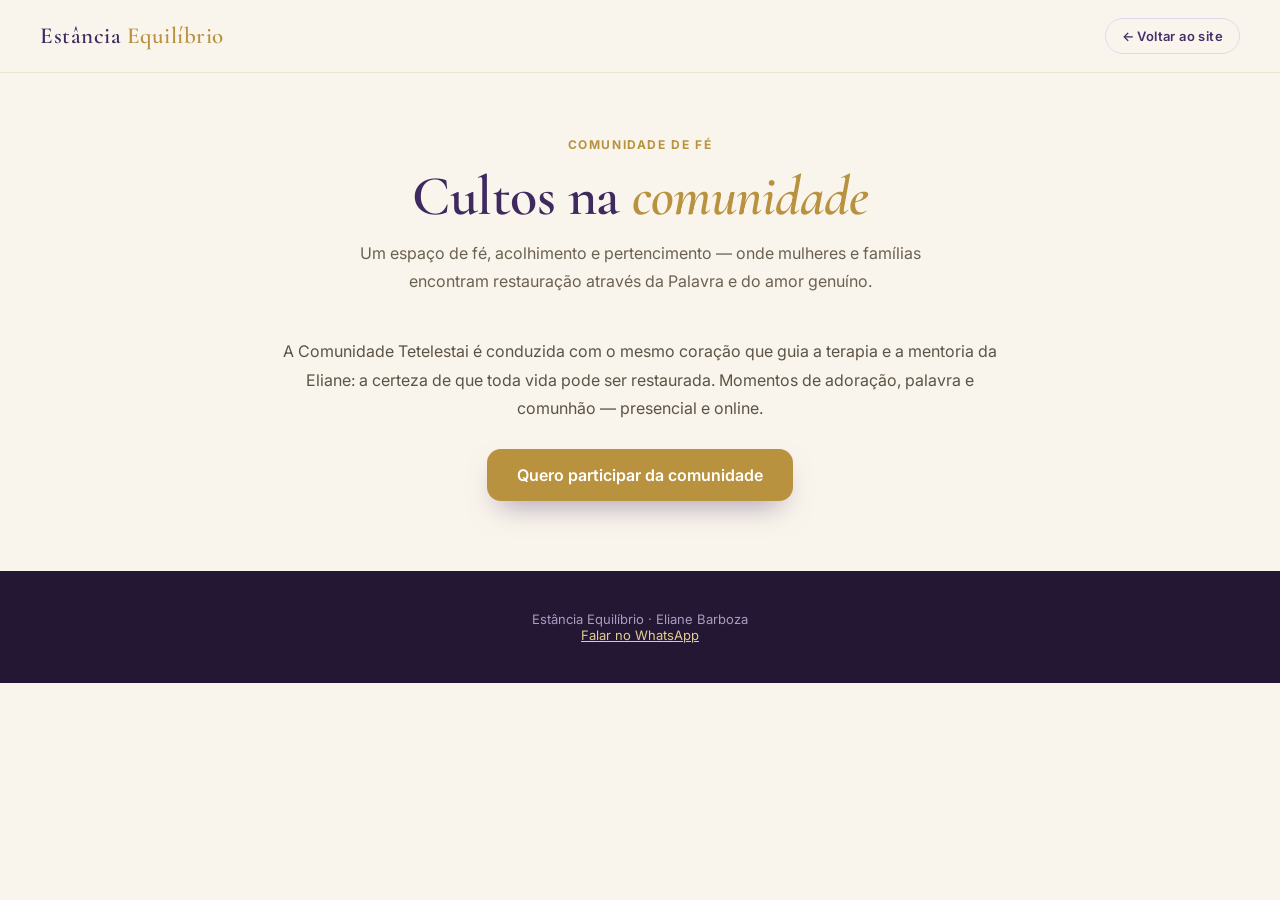
<file: comunidade.html>
<!DOCTYPE html>
<html lang="pt-BR">
<head>
<meta charset="UTF-8">
<meta name="viewport" content="width=device-width, initial-scale=1">
<title>Comunidade — Estância Equilíbrio · Eliane Barboza</title>
<meta name="description" content="Comunidade Tetelestai — fé, acolhimento e pertencimento para mulheres e famílias.">
<link rel="preconnect" href="https://fonts.googleapis.com"><link rel="preconnect" href="https://fonts.gstatic.com" crossorigin>
<link href="https://fonts.googleapis.com/css2?family=Cormorant+Garamond:ital,wght@0,400;0,600;0,700;1,400&family=Inter:wght@300;400;500;600;700&display=swap" rel="stylesheet">
<link rel="stylesheet" href="eliane.css">
</head>
<body>
<header class="eq-header">
  <a class="eq-logo" href="/">Estância <span>Equilíbrio</span></a>
  <a class="eq-back" href="/">← Voltar ao site</a>
</header>

<div class="eq-hero">
  <div class="eq-tag">COMUNIDADE DE FÉ</div>
  <h1>Cultos na <em>comunidade</em></h1>
  <p>Um espaço de fé, acolhimento e pertencimento — onde mulheres e famílias encontram restauração através da Palavra e do amor genuíno.</p>
</div>

<div class="eq-wrap">
  <div class="eq-prose" style="text-align:center;">
    <p>A Comunidade Tetelestai é conduzida com o mesmo coração que guia a terapia e a mentoria da Eliane: a certeza de que toda vida pode ser restaurada. Momentos de adoração, palavra e comunhão — presencial e online.</p>
    <a class="eq-btn gold eq-btn-lg" href="https://wa.me/5551985641277?text=Ol%C3%A1!%20Quero%20participar%20da%20comunidade." target="_blank" rel="noopener" style="display:inline-flex;margin-top:8px;">Quero participar da comunidade</a>
  </div>

  <!-- galeria de cultos (dinâmica) -->
  <div id="galeria-cultos" style="display:none;margin-top:48px;">
    <h2 class="eq-cat-title" style="text-align:center;">Momentos dos cultos</h2>
    <div class="eq-gallery" id="gal"></div>
  </div>
</div>

<footer class="eq-footer">
  Estância Equilíbrio · Eliane Barboza<br>
  <a href="https://wa.me/5551985641277" target="_blank" rel="noopener">Falar no WhatsApp</a>
</footer>

<script>
(async function(){
  var SUPA="https://oardxsdiwaxmpomxhfls.supabase.co", ANON="eyJhbGciOiJIUzI1NiIsInR5cCI6IkpXVCJ9.eyJpc3MiOiJzdXBhYmFzZSIsInJlZiI6Im9hcmR4c2Rpd2F4bXBvbXhoZmxzIiwicm9sZSI6ImFub24iLCJpYXQiOjE3ODE0NTA3NTIsImV4cCI6MjA5NzAyNjc1Mn0.NHGfn4lrllDGzXqFCC2pWsXFcfKaF9T4hdW9lPiUmi0";
  try{
    var res=await fetch(SUPA+"/rest/v1/site_content?client_slug=eq.eliane&type=eq.foto&active=eq.true&select=data,sort_order&order=sort_order,created_at",{headers:{apikey:ANON}});
    var fotos=(await res.json()).map(function(i){return i.data;}).filter(function(f){return (f.categoria||"").toLowerCase().indexOf("culto")>=0;});
    if(fotos.length){
      document.getElementById("gal").innerHTML=fotos.map(function(f){return '<img src="'+f.arquivo+'" alt="">';}).join("");
      document.getElementById("galeria-cultos").style.display="";
    }
  }catch(e){ console.error(e); }
})();
</script>
</body>
</html>
</file>
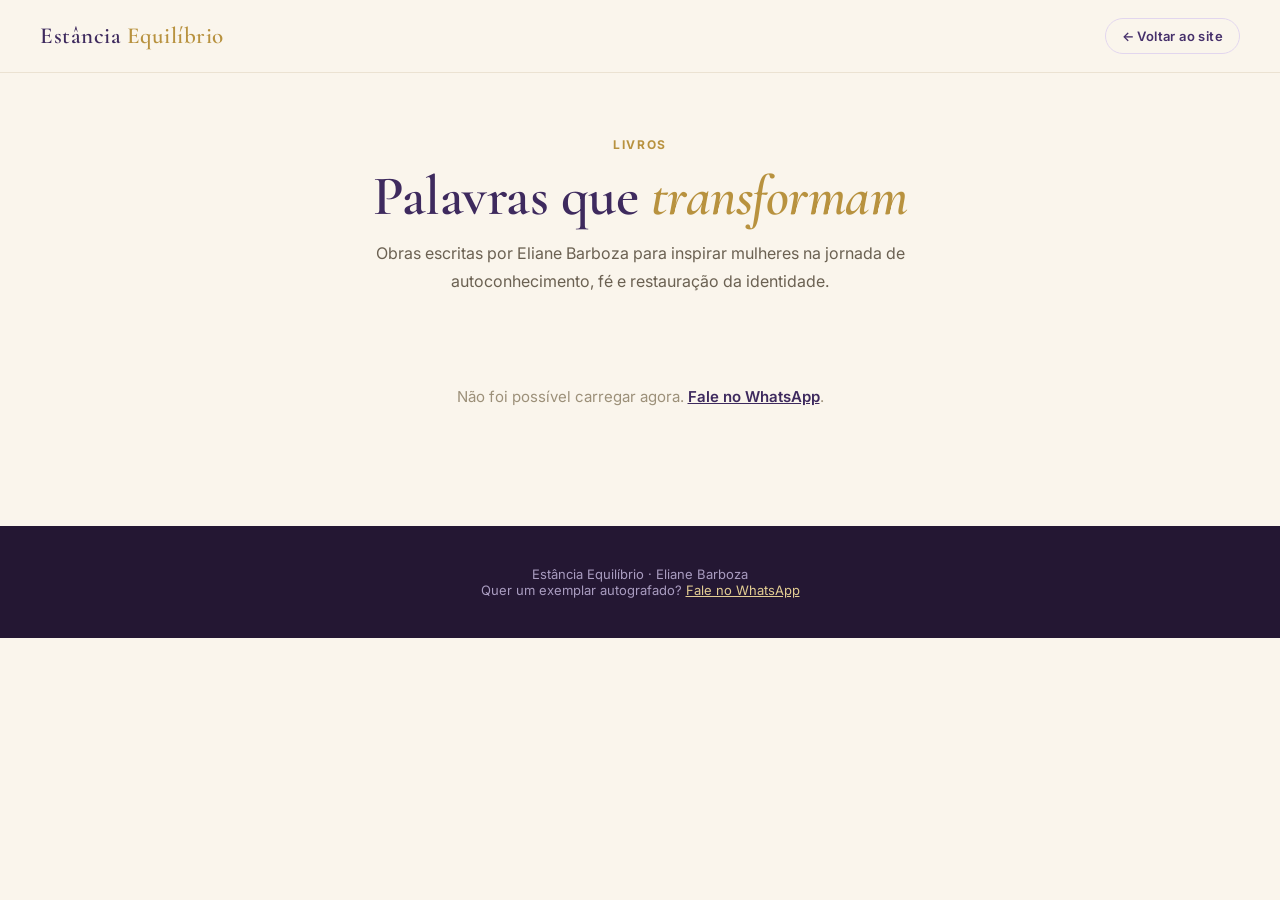
<file: livros.html>
<!DOCTYPE html>
<html lang="pt-BR">
<head>
<meta charset="UTF-8">
<meta name="viewport" content="width=device-width, initial-scale=1">
<title>Livros — Estância Equilíbrio · Eliane Barboza</title>
<meta name="description" content="Livros de Eliane Barboza — palavras que transformam e restauram.">
<link rel="preconnect" href="https://fonts.googleapis.com"><link rel="preconnect" href="https://fonts.gstatic.com" crossorigin>
<link href="https://fonts.googleapis.com/css2?family=Cormorant+Garamond:ital,wght@0,400;0,600;0,700;1,400&family=Inter:wght@300;400;500;600;700&display=swap" rel="stylesheet">
<link rel="stylesheet" href="eliane.css">
</head>
<body>
<header class="eq-header">
  <a class="eq-logo" href="/">Estância <span>Equilíbrio</span></a>
  <a class="eq-back" href="/">← Voltar ao site</a>
</header>

<div class="eq-hero">
  <div class="eq-tag">LIVROS</div>
  <h1>Palavras que <em>transformam</em></h1>
  <p>Obras escritas por Eliane Barboza para inspirar mulheres na jornada de autoconhecimento, fé e restauração da identidade.</p>
</div>

<div class="eq-wrap" id="wrap"><div class="eq-empty">Carregando…</div></div>

<footer class="eq-footer">
  Estância Equilíbrio · Eliane Barboza<br>
  Quer um exemplar autografado? <a href="https://wa.me/5551985641277" target="_blank" rel="noopener">Fale no WhatsApp</a>
</footer>

<script>
(async function(){
  var SUPA="https://oardxsdiwaxmpomxhfls.supabase.co", ANON="eyJhbGciOiJIUzI1NiIsInR5cCI6IkpXVCJ9.eyJpc3MiOiJzdXBhYmFzZSIsInJlZiI6Im9hcmR4c2Rpd2F4bXBvbXhoZmxzIiwicm9sZSI6ImFub24iLCJpYXQiOjE3ODE0NTA3NTIsImV4cCI6MjA5NzAyNjc1Mn0.NHGfn4lrllDGzXqFCC2pWsXFcfKaF9T4hdW9lPiUmi0", WA="5551985641277";
  function wa(n){ return "https://wa.me/"+WA+"?text="+encodeURIComponent("Olá! Quero o livro: "+(n||"")); }
  function esc(s){ return (s||"").replace(/[<>&"]/g,function(c){return {"<":"&lt;",">":"&gt;","&":"&amp;",'"':"&quot;"}[c];}); }
  var wrap=document.getElementById("wrap");
  try{
    var res=await fetch(SUPA+"/rest/v1/site_content?client_slug=eq.eliane&type=eq.produto&active=eq.true&select=data,sort_order&order=sort_order,created_at",{headers:{apikey:ANON}});
    var items=(await res.json()).map(function(i){return i.data||{};}).filter(function(p){return (p.categoria||"").toLowerCase().indexOf("livro")>=0;});
    if(!items.length){ wrap.innerHTML='<div class="eq-empty">Em breve novos títulos. 📖 <a href="https://wa.me/'+WA+'" style="color:var(--purple);font-weight:600">Fale no WhatsApp</a>.</div>'; return; }
    wrap.innerHTML='<div class="eq-grid">'+items.map(function(p){
      var img=p.arquivo?'style="background-image:url('+p.arquivo+')"':'';
      var href=p.link_venda||p.whatsapp||wa(p.nome);
      return '<div class="eq-card"><div class="eq-card-img" '+img+'>'+(p.arquivo?'':'📖')+'</div><div class="eq-card-body">'+
        '<div class="eq-card-cat">Livro</div><div class="eq-card-name">'+esc(p.nome)+'</div>'+
        '<div class="eq-card-desc">'+esc(p.texto||"")+'</div>'+
        (p.preco?'<div class="eq-card-price">'+esc(p.preco)+'</div>':'')+
        '<a class="eq-btn'+(p.link_venda?' gold':'')+'" href="'+href+'" target="_blank" rel="noopener">'+(p.link_venda?"Comprar agora":"Comprar no WhatsApp")+'</a>'+
        '</div></div>';
    }).join("")+'</div>';
  }catch(e){ console.error(e); wrap.innerHTML='<div class="eq-empty">Não foi possível carregar agora. <a href="https://wa.me/'+WA+'" style="color:var(--purple);font-weight:600">Fale no WhatsApp</a>.</div>'; }
})();
</script>
</body>
</html>
</file>
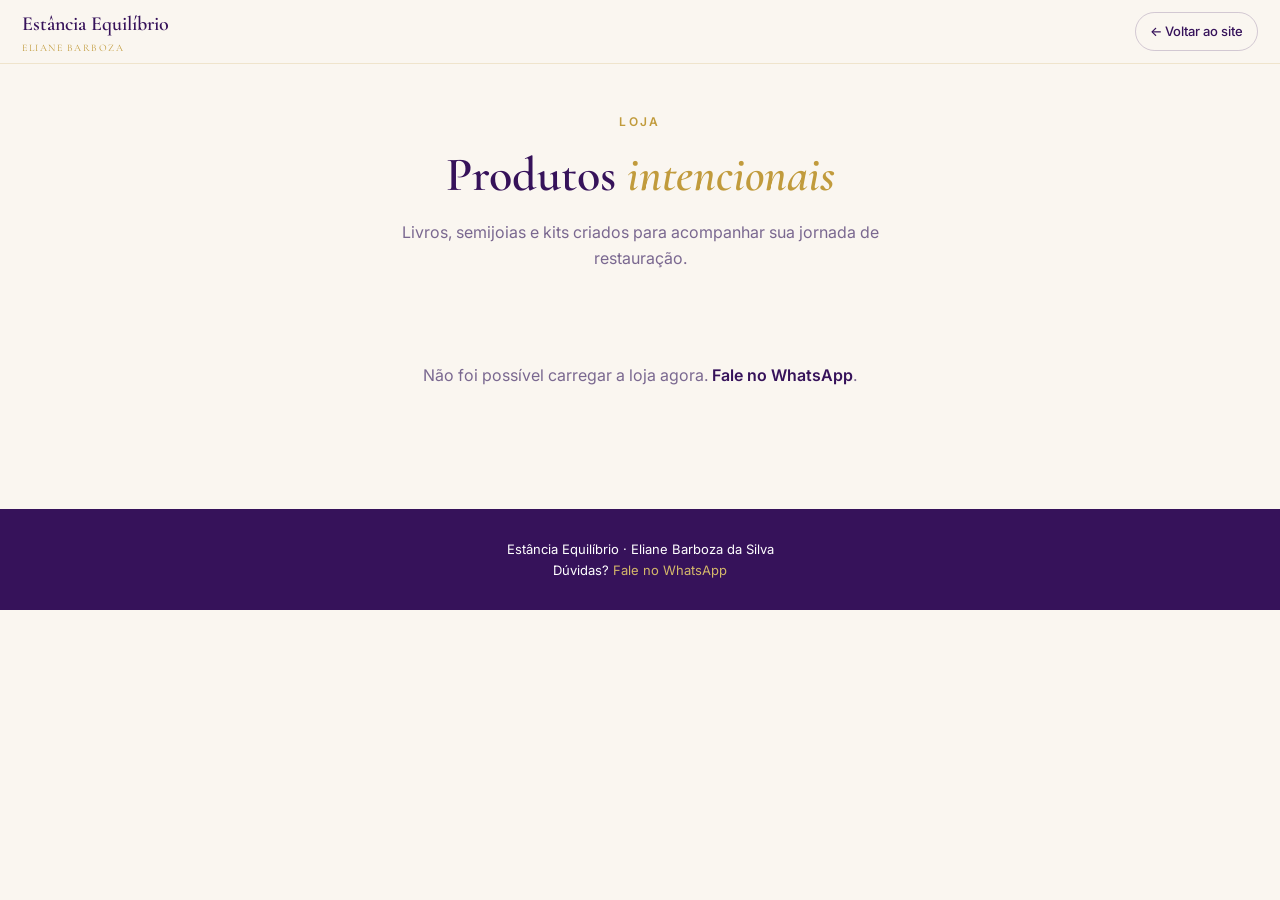
<file: loja.html>
<!DOCTYPE html>
<html lang="pt-BR">
<head>
<meta charset="UTF-8">
<meta name="viewport" content="width=device-width, initial-scale=1.0">
<title>Loja — Estância Equilíbrio · Eliane Barboza</title>
<meta name="description" content="Livros, semijoias e kits intencionais da Estância Equilíbrio.">
<link href="https://fonts.googleapis.com/css2?family=Cormorant+Garamond:ital,wght@0,400;0,600;0,700;1,400&family=Inter:wght@300;400;500;600&display=swap" rel="stylesheet">
<style>
*{margin:0;padding:0;box-sizing:border-box}
:root{--purple:#36125A;--gold:#C19B3C;--gold-light:#D4B86A;--cream:#FAF6F0;--cream-dark:#EDE4D8;--text:#2C1A40;--text-light:#7A6890}
html{scroll-behavior:smooth}
body{font-family:'Inter',sans-serif;background:var(--cream);color:var(--text);line-height:1.6}
a{color:inherit;text-decoration:none}
header{position:sticky;top:0;z-index:50;background:rgba(250,246,240,.95);backdrop-filter:blur(12px);border-bottom:1px solid rgba(193,155,60,.2);display:flex;align-items:center;justify-content:space-between;padding:0 22px;height:64px}
.logo{font-family:'Cormorant Garamond',serif;font-size:20px;font-weight:600;color:var(--purple)}
.logo span{display:block;font-size:10px;font-weight:400;letter-spacing:.15em;text-transform:uppercase;color:var(--gold)}
.back{font-size:13px;color:var(--purple);font-weight:500;border:1px solid rgba(54,18,90,.2);padding:8px 14px;border-radius:30px}
.hero{text-align:center;padding:48px 20px 8px}
.hero .tag{font-size:12px;letter-spacing:.2em;text-transform:uppercase;color:var(--gold);font-weight:600}
.hero h1{font-family:'Cormorant Garamond',serif;font-size:clamp(32px,6vw,48px);color:var(--purple);font-weight:600;margin:6px 0}
.hero h1 em{font-style:italic;color:var(--gold)}
.hero p{color:var(--text-light);max-width:560px;margin:6px auto 0}
.wrap{max-width:1080px;margin:0 auto;padding:24px 18px 60px}
.cat-title{font-family:'Cormorant Garamond',serif;font-size:28px;color:var(--purple);font-weight:600;margin:34px 0 16px;border-bottom:1px solid var(--cream-dark);padding-bottom:8px}
.grid{display:grid;grid-template-columns:repeat(auto-fill,minmax(230px,1fr));gap:18px}
.card{background:#fff;border:1px solid var(--cream-dark);border-radius:16px;overflow:hidden;display:flex;flex-direction:column;box-shadow:0 6px 22px rgba(54,18,90,.05);transition:transform .15s,box-shadow .15s}
.card:hover{transform:translateY(-3px);box-shadow:0 12px 30px rgba(54,18,90,.10)}
.card-img{aspect-ratio:1;background:linear-gradient(160deg,#4A1A80,#C19B3C);background-size:cover;background-position:center;display:flex;align-items:center;justify-content:center;font-size:44px}
.card-body{padding:14px 15px 16px;display:flex;flex-direction:column;flex:1}
.card-cat{font-size:11px;letter-spacing:.12em;text-transform:uppercase;color:var(--gold);font-weight:600}
.card-name{font-family:'Cormorant Garamond',serif;font-size:21px;color:var(--purple);font-weight:600;margin:2px 0 4px;line-height:1.2}
.card-desc{font-size:13px;color:var(--text-light);margin-bottom:10px;flex:1}
.card-price{font-size:18px;font-weight:600;color:var(--text);margin-bottom:12px}
.btn{display:block;text-align:center;background:var(--purple);color:#fff;font-weight:600;font-size:14px;padding:11px;border-radius:30px;transition:background .15s}
.btn:hover{background:#4A1A80}
.btn.gold{background:linear-gradient(135deg,var(--gold),var(--gold-light));color:#3a2a00}
.empty{text-align:center;color:var(--text-light);padding:60px 20px}
footer{background:var(--purple);color:#fff;text-align:center;padding:30px 20px;font-size:13px}
footer a{color:var(--gold-light)}
@media(max-width:520px){.grid{grid-template-columns:repeat(auto-fill,minmax(155px,1fr));gap:12px}.card-name{font-size:18px}}
</style>
</head>
<body>
<header>
  <a class="logo" href="/">Estância Equilíbrio<span>Eliane Barboza</span></a>
  <a class="back" href="/">← Voltar ao site</a>
</header>

<div class="hero">
  <div class="tag">Loja</div>
  <h1>Produtos <em>intencionais</em></h1>
  <p>Livros, semijoias e kits criados para acompanhar sua jornada de restauração.</p>
</div>

<div class="wrap" id="wrap">
  <div class="empty" id="loading">Carregando produtos…</div>
</div>

<footer>
  Estância Equilíbrio · Eliane Barboza da Silva<br>
  Dúvidas? <a href="https://wa.me/5551985641277" target="_blank" rel="noopener">Fale no WhatsApp</a>
</footer>

<script>
(async function(){
  var SUPA="https://oardxsdiwaxmpomxhfls.supabase.co", ANON="eyJhbGciOiJIUzI1NiIsInR5cCI6IkpXVCJ9.eyJpc3MiOiJzdXBhYmFzZSIsInJlZiI6Im9hcmR4c2Rpd2F4bXBvbXhoZmxzIiwicm9sZSI6ImFub24iLCJpYXQiOjE3ODE0NTA3NTIsImV4cCI6MjA5NzAyNjc1Mn0.NHGfn4lrllDGzXqFCC2pWsXFcfKaF9T4hdW9lPiUmi0", WA="5551985641277";
  function wa(n){ return "https://wa.me/"+WA+"?text="+encodeURIComponent("Olá! Quero comprar: "+(n||"")); }
  function esc(s){ return (s||"").replace(/[<>&"]/g,function(c){return {"<":"&lt;",">":"&gt;","&":"&amp;",'"':"&quot;"}[c];}); }
  var wrap=document.getElementById("wrap");
  // Categorias físicas exibidas na loja (mentoria fica fora).
  var GRUPOS=[{key:"livro",titulo:"Livros",emoji:"📖"},{key:"semijoia",titulo:"Semijoias",emoji:"💎"},{key:"kit",titulo:"Kits",emoji:"🎁"}];
  try{
    var res=await fetch(SUPA+"/rest/v1/site_content?client_slug=eq.eliane&type=eq.produto&active=eq.true&select=data,sort_order&order=sort_order,created_at",{headers:{apikey:ANON}});
    var items=(await res.json()).map(function(i){return i.data||{};});
    function cat(p){ return (p.categoria||"").toLowerCase(); }
    function card(p){
      var img=p.arquivo?'style="background-image:url('+p.arquivo+')"':'';
      var icon=p.arquivo?'':(cat(p).indexOf("livro")>=0?"📖":cat(p).indexOf("kit")>=0?"🎁":"💎");
      var href=p.link_venda||p.whatsapp||wa(p.nome);
      var label=p.link_venda?"Comprar agora":"Comprar pelo WhatsApp";
      return '<div class="card"><div class="card-img" '+img+'>'+icon+'</div><div class="card-body">'+
        '<div class="card-cat">'+esc(p.categoria||"Produto")+'</div>'+
        '<div class="card-name">'+esc(p.nome)+'</div>'+
        (p.texto?'<div class="card-desc">'+esc(p.texto)+'</div>':'<div class="card-desc"></div>')+
        (p.preco?'<div class="card-price">'+esc(p.preco)+'</div>':'')+
        '<a class="btn'+(p.link_venda?' gold':'')+'" href="'+href+'" target="_blank" rel="noopener">'+label+'</a>'+
        '</div></div>';
    }
    var html="", total=0;
    GRUPOS.forEach(function(g){
      var lista=items.filter(function(p){ return cat(p).indexOf(g.key)>=0; });
      if(!lista.length) return;
      total+=lista.length;
      html+='<h2 class="cat-title">'+g.emoji+' '+g.titulo+'</h2><div class="grid">'+lista.map(card).join("")+'</div>';
    });
    wrap.innerHTML = total ? html : '<div class="empty">Em breve novos produtos por aqui. 🌿<br>Enquanto isso, <a href="https://wa.me/'+WA+'" style="color:var(--purple);font-weight:600">fale com a Eliane no WhatsApp</a>.</div>';
  }catch(e){ console.error(e); wrap.innerHTML='<div class="empty">Não foi possível carregar a loja agora. <a href="https://wa.me/'+WA+'" style="color:var(--purple);font-weight:600">Fale no WhatsApp</a>.</div>'; }
})();
</script>
</body>
</html>
</file>
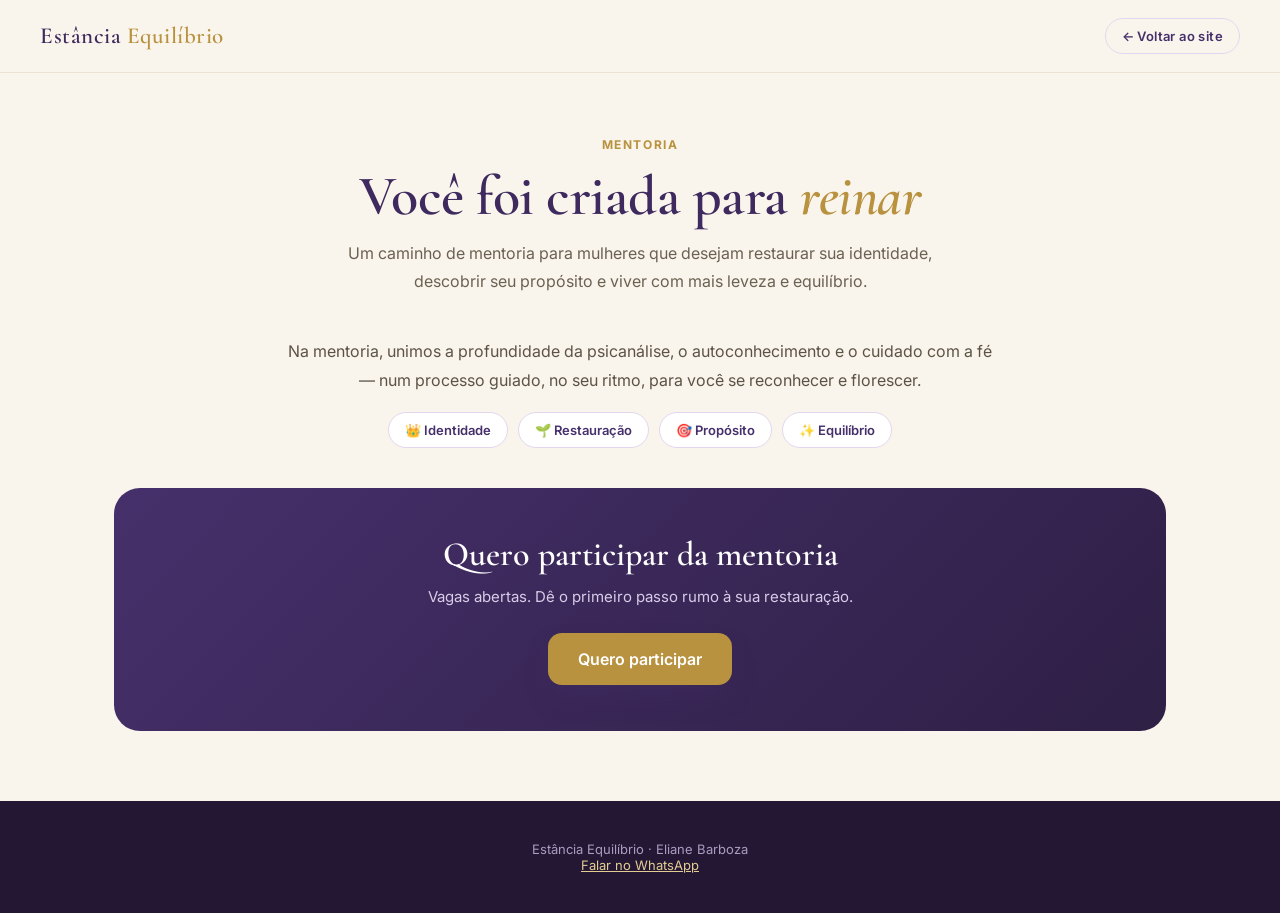
<file: mentoria.html>
<!DOCTYPE html>
<html lang="pt-BR">
<head>
<meta charset="UTF-8">
<meta name="viewport" content="width=device-width, initial-scale=1">
<title>Mentoria — Estância Equilíbrio · Eliane Barboza</title>
<meta name="description" content="Mentoria para mulheres — restauração da identidade, propósito e equilíbrio com Eliane Barboza.">
<link rel="preconnect" href="https://fonts.googleapis.com"><link rel="preconnect" href="https://fonts.gstatic.com" crossorigin>
<link href="https://fonts.googleapis.com/css2?family=Cormorant+Garamond:ital,wght@0,400;0,600;0,700;1,400&family=Inter:wght@300;400;500;600;700&display=swap" rel="stylesheet">
<link rel="stylesheet" href="eliane.css">
</head>
<body>
<header class="eq-header">
  <a class="eq-logo" href="/">Estância <span>Equilíbrio</span></a>
  <a class="eq-back" href="/">← Voltar ao site</a>
</header>

<div class="eq-hero">
  <div class="eq-tag">MENTORIA</div>
  <h1>Você foi criada para <em>reinar</em></h1>
  <p>Um caminho de mentoria para mulheres que desejam restaurar sua identidade, descobrir seu propósito e viver com mais leveza e equilíbrio.</p>
</div>

<div class="eq-wrap">
  <div class="eq-prose" style="text-align:center;">
    <p>Na mentoria, unimos a profundidade da psicanálise, o autoconhecimento e o cuidado com a fé — num processo guiado, no seu ritmo, para você se reconhecer e florescer.</p>
    <div class="eq-chips">
      <span>👑 Identidade</span><span>🌱 Restauração</span><span>🎯 Propósito</span><span>✨ Equilíbrio</span>
    </div>
  </div>

  <!-- galeria de fotos das mentorias (dinâmica) -->
  <div id="galeria-mentorias" style="display:none;margin-top:46px;">
    <h2 class="eq-cat-title" style="text-align:center;">Momentos das mentorias</h2>
    <div class="eq-gallery" id="gal"></div>
  </div>

  <!-- faixa de venda (dinâmica: produto categoria "Mentoria") -->
  <div class="eq-cta-band" id="cta-band">
    <h2 id="cta-title">Quero participar da mentoria</h2>
    <p id="cta-desc">Vagas abertas. Dê o primeiro passo rumo à sua restauração.</p>
    <a class="eq-btn gold eq-btn-lg" id="cta-btn" href="https://wa.me/5551985641277?text=Ol%C3%A1!%20Quero%20saber%20da%20mentoria." target="_blank" rel="noopener" style="display:inline-flex;">Quero participar</a>
  </div>
</div>

<footer class="eq-footer">
  Estância Equilíbrio · Eliane Barboza<br>
  <a href="https://wa.me/5551985641277" target="_blank" rel="noopener">Falar no WhatsApp</a>
</footer>

<script>
(async function(){
  var SUPA="https://oardxsdiwaxmpomxhfls.supabase.co", ANON="eyJhbGciOiJIUzI1NiIsInR5cCI6IkpXVCJ9.eyJpc3MiOiJzdXBhYmFzZSIsInJlZiI6Im9hcmR4c2Rpd2F4bXBvbXhoZmxzIiwicm9sZSI6ImFub24iLCJpYXQiOjE3ODE0NTA3NTIsImV4cCI6MjA5NzAyNjc1Mn0.NHGfn4lrllDGzXqFCC2pWsXFcfKaF9T4hdW9lPiUmi0", WA="5551985641277";
  try{
    var res=await fetch(SUPA+"/rest/v1/site_content?client_slug=eq.eliane&active=eq.true&select=type,data,sort_order&order=sort_order,created_at",{headers:{apikey:ANON}});
    var items=await res.json();
    var fotos=items.filter(function(i){return i.type==="foto" && (i.data.categoria||"").toLowerCase().indexOf("mentoria")>=0;}).map(function(i){return i.data;});
    if(fotos.length){
      document.getElementById("gal").innerHTML=fotos.map(function(f){return '<img src="'+f.arquivo+'" alt="">';}).join("");
      document.getElementById("galeria-mentorias").style.display="";
    }
    var ment=items.filter(function(i){return i.type==="produto" && (i.data.categoria||"").toLowerCase().indexOf("mentoria")>=0;}).map(function(i){return i.data;})[0];
    if(ment){
      if(ment.nome) document.getElementById("cta-title").textContent=ment.nome;
      if(ment.texto) document.getElementById("cta-desc").textContent=ment.texto;
      var btn=document.getElementById("cta-btn");
      btn.href=ment.link_venda||ment.whatsapp||("https://wa.me/"+WA+"?text="+encodeURIComponent("Olá! Quero a mentoria: "+(ment.nome||"")));
      btn.textContent=ment.preco?("Quero participar — "+ment.preco):"Quero participar";
    }
  }catch(e){ console.error(e); }
})();
</script>
</body>
</html>
</file>
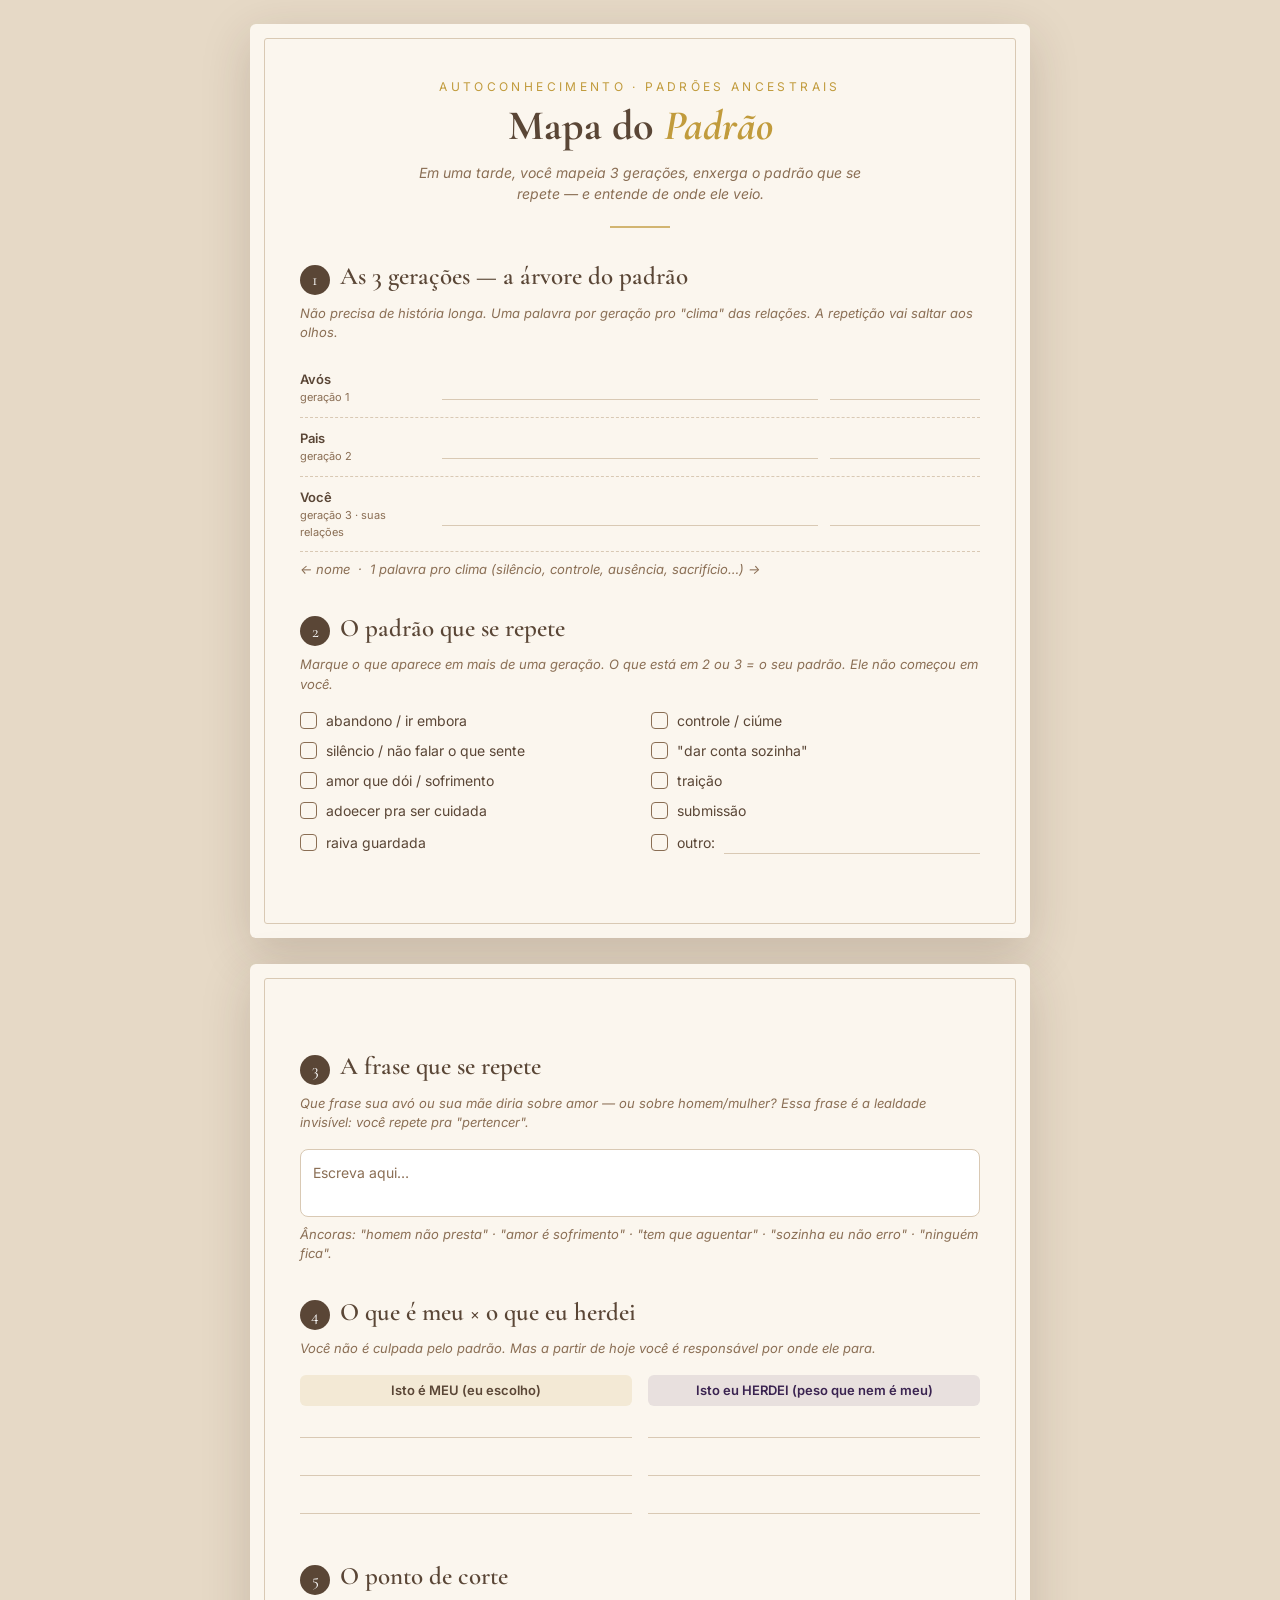
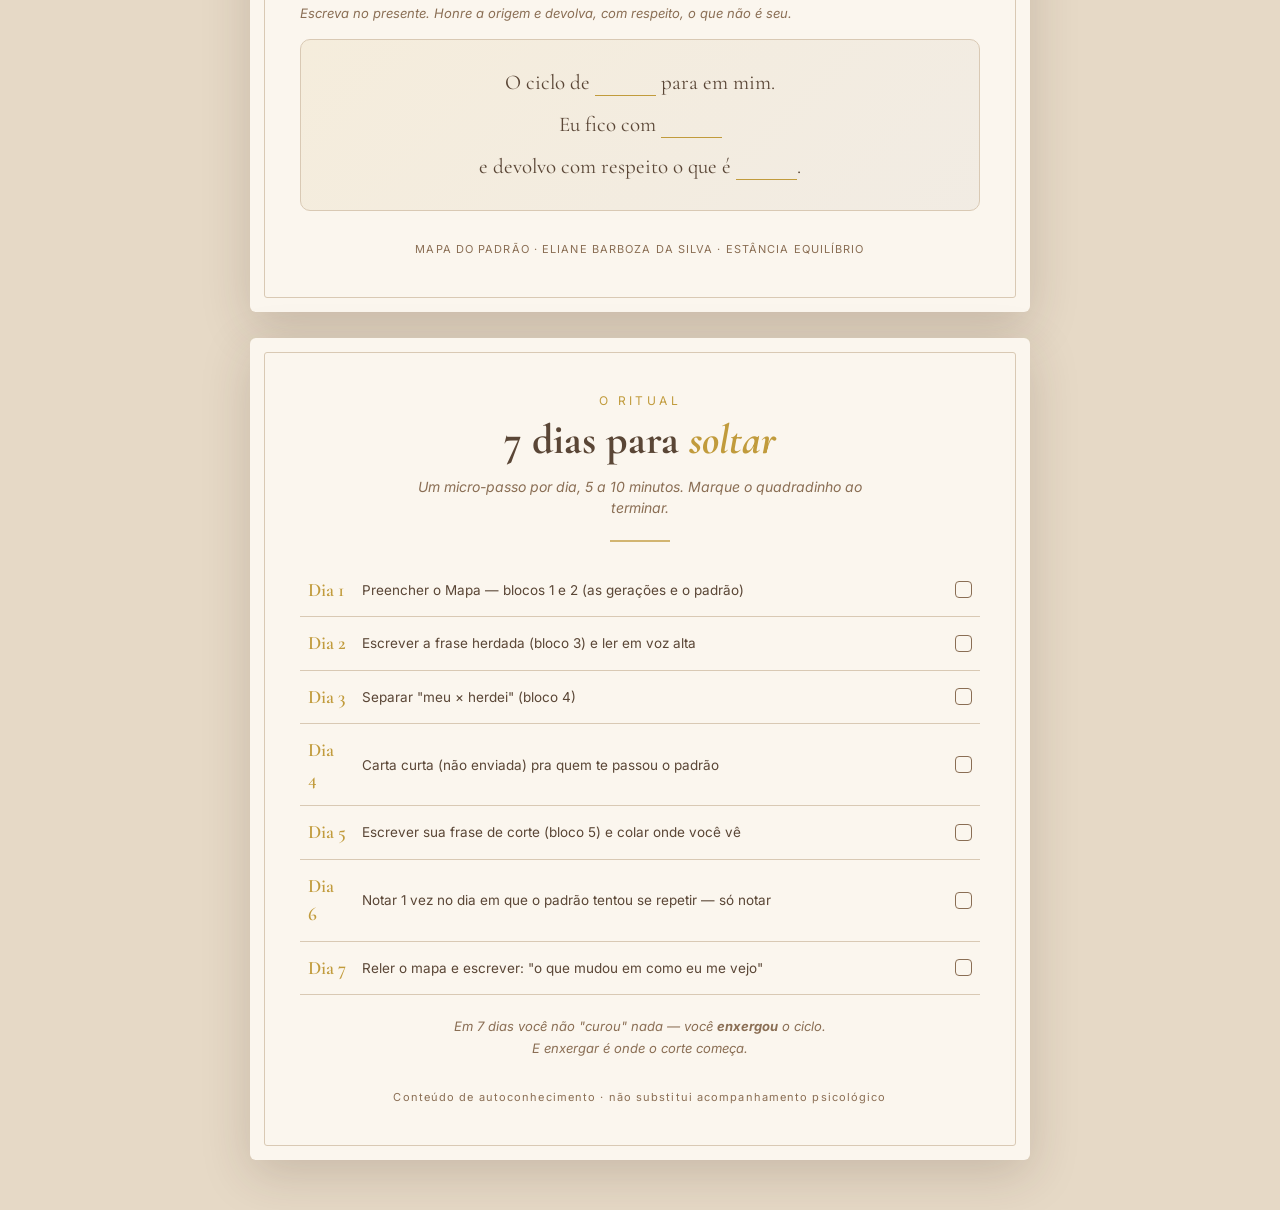
<file: mapa/mapa-artefato.html>
<!DOCTYPE html>
<html lang="pt-BR">
<head>
<meta charset="utf-8">
<meta name="viewport" content="width=device-width, initial-scale=1">
<title>Mapa do Padrão — Eliane Barboza</title>
<link href="https://fonts.googleapis.com/css2?family=Cormorant+Garamond:ital,wght@0,400;0,600;0,700;1,400&family=Inter:wght@300;400;500;600&display=swap" rel="stylesheet">
<style>
  :root{--cream:#F4ECE0;--paper:#FBF6EE;--marrom:#5A4636;--marrom2:#8A6E54;--gold:#C19B3C;--purple:#3a2350;--line:#D9C9B4}
  *{box-sizing:border-box;margin:0;padding:0}
  body{background:#E6D9C6;color:var(--marrom);font-family:'Inter',sans-serif;padding:24px 12px;line-height:1.5}
  .page{background:var(--paper);max-width:780px;margin:0 auto 26px;border-radius:6px;padding:54px 50px;box-shadow:0 14px 50px rgba(60,40,25,.18);position:relative}
  .page::before{content:'';position:absolute;inset:14px;border:1px solid var(--line);border-radius:3px;pointer-events:none}
  .kicker{font-size:12px;letter-spacing:.28em;text-transform:uppercase;color:var(--gold);text-align:center;margin-bottom:8px}
  h1{font-family:'Cormorant Garamond',serif;font-size:42px;font-weight:700;text-align:center;color:var(--marrom);line-height:1.05}
  h1 em{font-style:italic;color:var(--gold)}
  .sub{text-align:center;font-size:14px;color:var(--marrom2);max-width:480px;margin:14px auto 0;font-style:italic}
  .divider{width:60px;height:2px;background:var(--gold);margin:22px auto;opacity:.7}
  .bloco{margin:30px 0}
  .bloco-num{display:inline-flex;width:30px;height:30px;border-radius:50%;background:var(--marrom);color:#fff;font-family:'Cormorant Garamond',serif;font-size:17px;align-items:center;justify-content:center;margin-right:10px;vertical-align:middle}
  .bloco-titulo{font-family:'Cormorant Garamond',serif;font-size:25px;font-weight:600;display:inline}
  .bloco-guia{font-size:13px;color:var(--marrom2);margin:8px 0 16px;font-style:italic}
  .ger{display:grid;grid-template-columns:130px 1fr 150px;gap:12px;align-items:center;padding:11px 0;border-bottom:1px dashed var(--line)}
  .ger-label{font-weight:600;font-size:13px;color:var(--marrom)}
  .ger-label span{display:block;font-size:11px;color:var(--marrom2);font-weight:400}
  .linha{border-bottom:1px solid var(--line);min-height:24px}
  .check-list{display:grid;grid-template-columns:1fr 1fr;gap:9px 22px;margin-top:6px}
  .check{display:flex;align-items:center;gap:9px;font-size:14px}
  .box{width:17px;height:17px;border:1.6px solid var(--marrom2);border-radius:4px;flex:none}
  .campo{border:1px solid var(--line);border-radius:8px;background:#fff;min-height:60px;padding:12px;font-size:14px;color:var(--marrom2)}
  .duas{display:grid;grid-template-columns:1fr 1fr;gap:16px;margin-top:8px}
  .col-titulo{font-weight:600;font-size:13px;margin-bottom:8px;text-align:center;padding:6px;border-radius:6px}
  .col-meu{background:rgba(193,155,60,.14);color:var(--marrom)}
  .col-herd{background:rgba(58,35,80,.10);color:var(--purple)}
  .col .linha{margin-bottom:14px}
  .corte{background:linear-gradient(135deg,rgba(193,155,60,.10),rgba(90,70,54,.06));border:1px solid var(--line);border-radius:10px;padding:22px;text-align:center;font-family:'Cormorant Garamond',serif;font-size:21px;line-height:2}
  .corte u{text-decoration:none;border-bottom:1.5px solid var(--gold);padding:0 28px}
  .ritual{width:100%;border-collapse:collapse;margin-top:10px}
  .ritual td{border-bottom:1px solid var(--line);padding:12px 8px;font-size:13.5px;vertical-align:middle}
  .ritual .dia{font-family:'Cormorant Garamond',serif;font-size:19px;color:var(--gold);width:54px;font-weight:600}
  .ritual .ck{width:30px;text-align:right}
  .nota{font-size:13px;color:var(--marrom2);font-style:italic;text-align:center;margin-top:20px;line-height:1.7}
  .rodape{text-align:center;font-size:11px;color:var(--marrom2);letter-spacing:.1em;margin-top:30px}
  @media print{body{background:#fff;padding:0}.page{box-shadow:none;margin:0;page-break-after:always;border-radius:0}}
  @media(max-width:640px){.page{padding:36px 22px}.ger{grid-template-columns:1fr;gap:6px}.check-list,.duas{grid-template-columns:1fr}h1{font-size:32px}}
</style></head>
<body>

<!-- PÁGINA 1 — capa interna + blocos 1 e 2 -->
<div class="page">
  <div class="kicker">Autoconhecimento · Padrões Ancestrais</div>
  <h1>Mapa do <em>Padrão</em></h1>
  <p class="sub">Em uma tarde, você mapeia 3 gerações, enxerga o padrão que se repete — e entende de onde ele veio.</p>
  <div class="divider"></div>

  <div class="bloco">
    <span class="bloco-num">1</span><span class="bloco-titulo">As 3 gerações — a árvore do padrão</span>
    <p class="bloco-guia">Não precisa de história longa. Uma palavra por geração pro "clima" das relações. A repetição vai saltar aos olhos.</p>
    <div class="ger"><div class="ger-label">Avós<span>geração 1</span></div><div class="linha"></div><div class="linha"></div></div>
    <div class="ger"><div class="ger-label">Pais<span>geração 2</span></div><div class="linha"></div><div class="linha"></div></div>
    <div class="ger"><div class="ger-label">Você<span>geração 3 · suas relações</span></div><div class="linha"></div><div class="linha"></div></div>
    <p class="bloco-guia" style="margin-top:8px">← nome &nbsp;·&nbsp; 1 palavra pro clima (silêncio, controle, ausência, sacrifício…) →</p>
  </div>

  <div class="bloco">
    <span class="bloco-num">2</span><span class="bloco-titulo">O padrão que se repete</span>
    <p class="bloco-guia">Marque o que aparece em mais de uma geração. O que está em 2 ou 3 = o seu padrão. Ele não começou em você.</p>
    <div class="check-list">
      <div class="check"><div class="box"></div>abandono / ir embora</div>
      <div class="check"><div class="box"></div>controle / ciúme</div>
      <div class="check"><div class="box"></div>silêncio / não falar o que sente</div>
      <div class="check"><div class="box"></div>"dar conta sozinha"</div>
      <div class="check"><div class="box"></div>amor que dói / sofrimento</div>
      <div class="check"><div class="box"></div>traição</div>
      <div class="check"><div class="box"></div>adoecer pra ser cuidada</div>
      <div class="check"><div class="box"></div>submissão</div>
      <div class="check"><div class="box"></div>raiva guardada</div>
      <div class="check"><div class="box"></div>outro: <span class="linha" style="flex:1"></span></div>
    </div>
  </div>
</div>

<!-- PÁGINA 2 — blocos 3, 4, 5 -->
<div class="page">
  <div class="bloco">
    <span class="bloco-num">3</span><span class="bloco-titulo">A frase que se repete</span>
    <p class="bloco-guia">Que frase sua avó ou sua mãe diria sobre amor — ou sobre homem/mulher? Essa frase é a lealdade invisível: você repete pra "pertencer".</p>
    <div class="campo">Escreva aqui…<br><br></div>
    <p class="bloco-guia" style="margin-top:8px">Âncoras: "homem não presta" · "amor é sofrimento" · "tem que aguentar" · "sozinha eu não erro" · "ninguém fica".</p>
  </div>

  <div class="bloco">
    <span class="bloco-num">4</span><span class="bloco-titulo">O que é meu × o que eu herdei</span>
    <p class="bloco-guia">Você não é culpada pelo padrão. Mas a partir de hoje você é responsável por onde ele para.</p>
    <div class="duas">
      <div class="col"><div class="col-titulo col-meu">Isto é MEU (eu escolho)</div><div class="linha"></div><div class="linha"></div><div class="linha"></div></div>
      <div class="col"><div class="col-titulo col-herd">Isto eu HERDEI (peso que nem é meu)</div><div class="linha"></div><div class="linha"></div><div class="linha"></div></div>
    </div>
  </div>

  <div class="bloco">
    <span class="bloco-num">5</span><span class="bloco-titulo">O ponto de corte</span>
    <p class="bloco-guia">Escreva no presente. Honre a origem e devolva, com respeito, o que não é seu.</p>
    <div class="corte">O ciclo de <u>&nbsp;</u> para em mim.<br>Eu fico com <u>&nbsp;</u><br>e devolvo com respeito o que é <u>&nbsp;</u>.</div>
  </div>
  <div class="rodape">MAPA DO PADRÃO · ELIANE BARBOZA DA SILVA · ESTÂNCIA EQUILÍBRIO</div>
</div>

<!-- PÁGINA 3 — ritual de 7 dias -->
<div class="page">
  <div class="kicker">O Ritual</div>
  <h1>7 dias para <em>soltar</em></h1>
  <p class="sub">Um micro-passo por dia, 5 a 10 minutos. Marque o quadradinho ao terminar.</p>
  <div class="divider"></div>
  <table class="ritual">
    <tr><td class="dia">Dia 1</td><td>Preencher o Mapa — blocos 1 e 2 (as gerações e o padrão)</td><td class="ck"><div class="box" style="margin-left:auto"></div></td></tr>
    <tr><td class="dia">Dia 2</td><td>Escrever a frase herdada (bloco 3) e ler em voz alta</td><td class="ck"><div class="box" style="margin-left:auto"></div></td></tr>
    <tr><td class="dia">Dia 3</td><td>Separar "meu × herdei" (bloco 4)</td><td class="ck"><div class="box" style="margin-left:auto"></div></td></tr>
    <tr><td class="dia">Dia 4</td><td>Carta curta (não enviada) pra quem te passou o padrão</td><td class="ck"><div class="box" style="margin-left:auto"></div></td></tr>
    <tr><td class="dia">Dia 5</td><td>Escrever sua frase de corte (bloco 5) e colar onde você vê</td><td class="ck"><div class="box" style="margin-left:auto"></div></td></tr>
    <tr><td class="dia">Dia 6</td><td>Notar 1 vez no dia em que o padrão tentou se repetir — só notar</td><td class="ck"><div class="box" style="margin-left:auto"></div></td></tr>
    <tr><td class="dia">Dia 7</td><td>Reler o mapa e escrever: "o que mudou em como eu me vejo"</td><td class="ck"><div class="box" style="margin-left:auto"></div></td></tr>
  </table>
  <p class="nota">Em 7 dias você não "curou" nada — você <strong>enxergou</strong> o ciclo.<br>E enxergar é onde o corte começa.</p>
  <div class="rodape">Conteúdo de autoconhecimento · não substitui acompanhamento psicológico</div>
</div>

</body></html>
</file>
<file: eliane.css>
/* Estância Equilíbrio — estilos compartilhados das sub-páginas (design novo) */
:root{
  --cream:#FAF5EC; --purple:#3E2A5E; --purple2:#46306B; --gold:#B8923F;
  --gold-soft:#E3CD93; --text:#6B6152; --muted:#9C9079; --card:#fff;
  --border:#F0E8D8; --lav:#F1ECF5;
}
*{box-sizing:border-box;}
body{margin:0;background:var(--cream);color:var(--text);font-family:'Inter',system-ui,sans-serif;-webkit-font-smoothing:antialiased;}
a{color:inherit;}
.serif{font-family:'Cormorant Garamond',serif;}

/* header */
.eq-header{position:sticky;top:0;z-index:50;background:rgba(250,245,236,.92);backdrop-filter:blur(10px);
  border-bottom:1px solid #EBE2D2;display:flex;align-items:center;justify-content:space-between;padding:18px 40px;}
.eq-logo{font-family:'Cormorant Garamond',serif;font-size:23px;font-weight:600;color:var(--purple);letter-spacing:.5px;text-decoration:none;}
.eq-logo span{color:var(--gold);}
.eq-back{font-size:13px;font-weight:600;letter-spacing:.4px;color:var(--purple2);text-decoration:none;border:1px solid #E2D6EE;
  padding:9px 16px;border-radius:999px;display:inline-flex;align-items:center;gap:7px;}

/* hero da sub-página */
.eq-hero{text-align:center;max-width:680px;margin:0 auto;padding:64px 24px 8px;}
.eq-tag{font-size:12px;font-weight:700;letter-spacing:1.6px;color:var(--gold);}
.eq-hero h1{font-family:'Cormorant Garamond',serif;font-size:clamp(34px,6vw,56px);font-weight:600;color:var(--purple);
  margin:14px 0 14px;letter-spacing:-.5px;line-height:1.08;}
.eq-hero h1 em{font-style:italic;color:var(--gold);}
.eq-hero p{font-size:16px;line-height:1.7;color:var(--text);margin:0;}

/* conteúdo */
.eq-wrap{max-width:1100px;margin:0 auto;padding:34px 24px 70px;}
.eq-cat-title{font-family:'Cormorant Garamond',serif;font-size:30px;color:var(--purple);font-weight:600;margin:38px 0 18px;}
.eq-grid{display:grid;grid-template-columns:repeat(auto-fill,minmax(250px,1fr));gap:22px;}
.eq-card{background:var(--card);border:1px solid var(--border);border-radius:22px;overflow:hidden;display:flex;flex-direction:column;
  box-shadow:0 10px 30px -18px rgba(62,42,94,.18);transition:transform .15s,box-shadow .15s;}
.eq-card:hover{transform:translateY(-3px);box-shadow:0 18px 40px -18px rgba(62,42,94,.28);}
.eq-card-img{aspect-ratio:1;background:linear-gradient(150deg,var(--purple2),var(--gold));background-size:cover;background-position:center;
  display:flex;align-items:center;justify-content:center;font-size:44px;}
.eq-card-body{padding:18px 18px 20px;display:flex;flex-direction:column;flex:1;}
.eq-card-cat{font-size:11px;letter-spacing:.12em;text-transform:uppercase;color:var(--gold);font-weight:700;}
.eq-card-name{font-family:'Cormorant Garamond',serif;font-size:22px;color:var(--purple);font-weight:600;margin:3px 0 6px;line-height:1.2;}
.eq-card-desc{font-size:14px;line-height:1.55;color:var(--text);margin-bottom:12px;flex:1;}
.eq-card-price{font-size:18px;font-weight:700;color:var(--purple);margin-bottom:14px;}

/* galeria de fotos */
.eq-gallery{display:grid;grid-template-columns:repeat(auto-fill,minmax(180px,1fr));gap:14px;}
.eq-gallery img{width:100%;border-radius:16px;object-fit:cover;aspect-ratio:1;display:block;}

/* botões */
.eq-btn{display:flex;align-items:center;justify-content:center;gap:8px;background:var(--purple2);color:#fff;font-size:14px;font-weight:600;
  padding:13px;border-radius:12px;text-decoration:none;border:none;cursor:pointer;}
.eq-btn.gold{background:var(--gold);}
.eq-btn-lg{padding:16px 30px;font-size:16px;border-radius:14px;box-shadow:0 14px 30px -12px rgba(70,48,107,.5);}

/* bloco de texto/intro */
.eq-prose{max-width:720px;margin:0 auto;}
.eq-prose p{font-size:16px;line-height:1.8;color:#5C5346;margin:0 0 18px;}
.eq-chips{display:flex;flex-wrap:wrap;gap:10px;justify-content:center;margin:6px 0 8px;}
.eq-chips span{font-size:13px;font-weight:600;color:var(--purple2);background:#fff;border:1px solid #E2D6EE;border-radius:999px;padding:9px 16px;}

/* faixa de venda (mentoria) */
.eq-cta-band{background:linear-gradient(135deg,#46306B,#2E1F45);border-radius:26px;padding:46px 34px;text-align:center;color:#fff;margin-top:40px;}
.eq-cta-band h2{font-family:'Cormorant Garamond',serif;font-size:34px;font-weight:600;margin:0 0 10px;}
.eq-cta-band p{color:#D8CCE8;font-size:15px;line-height:1.6;margin:0 0 24px;}

/* footer */
.eq-footer{background:#241733;color:#A99CC0;text-align:center;padding:40px 24px;font-size:13px;}
.eq-footer a{color:var(--gold-soft);}
.eq-empty{text-align:center;color:var(--muted);padding:50px 20px;font-size:15px;}

@media (max-width:600px){
  .eq-header{padding:14px 18px;}
  .eq-grid{grid-template-columns:repeat(auto-fill,minmax(155px,1fr));gap:12px;}
  .eq-card-name{font-size:18px;}
}
</file>
